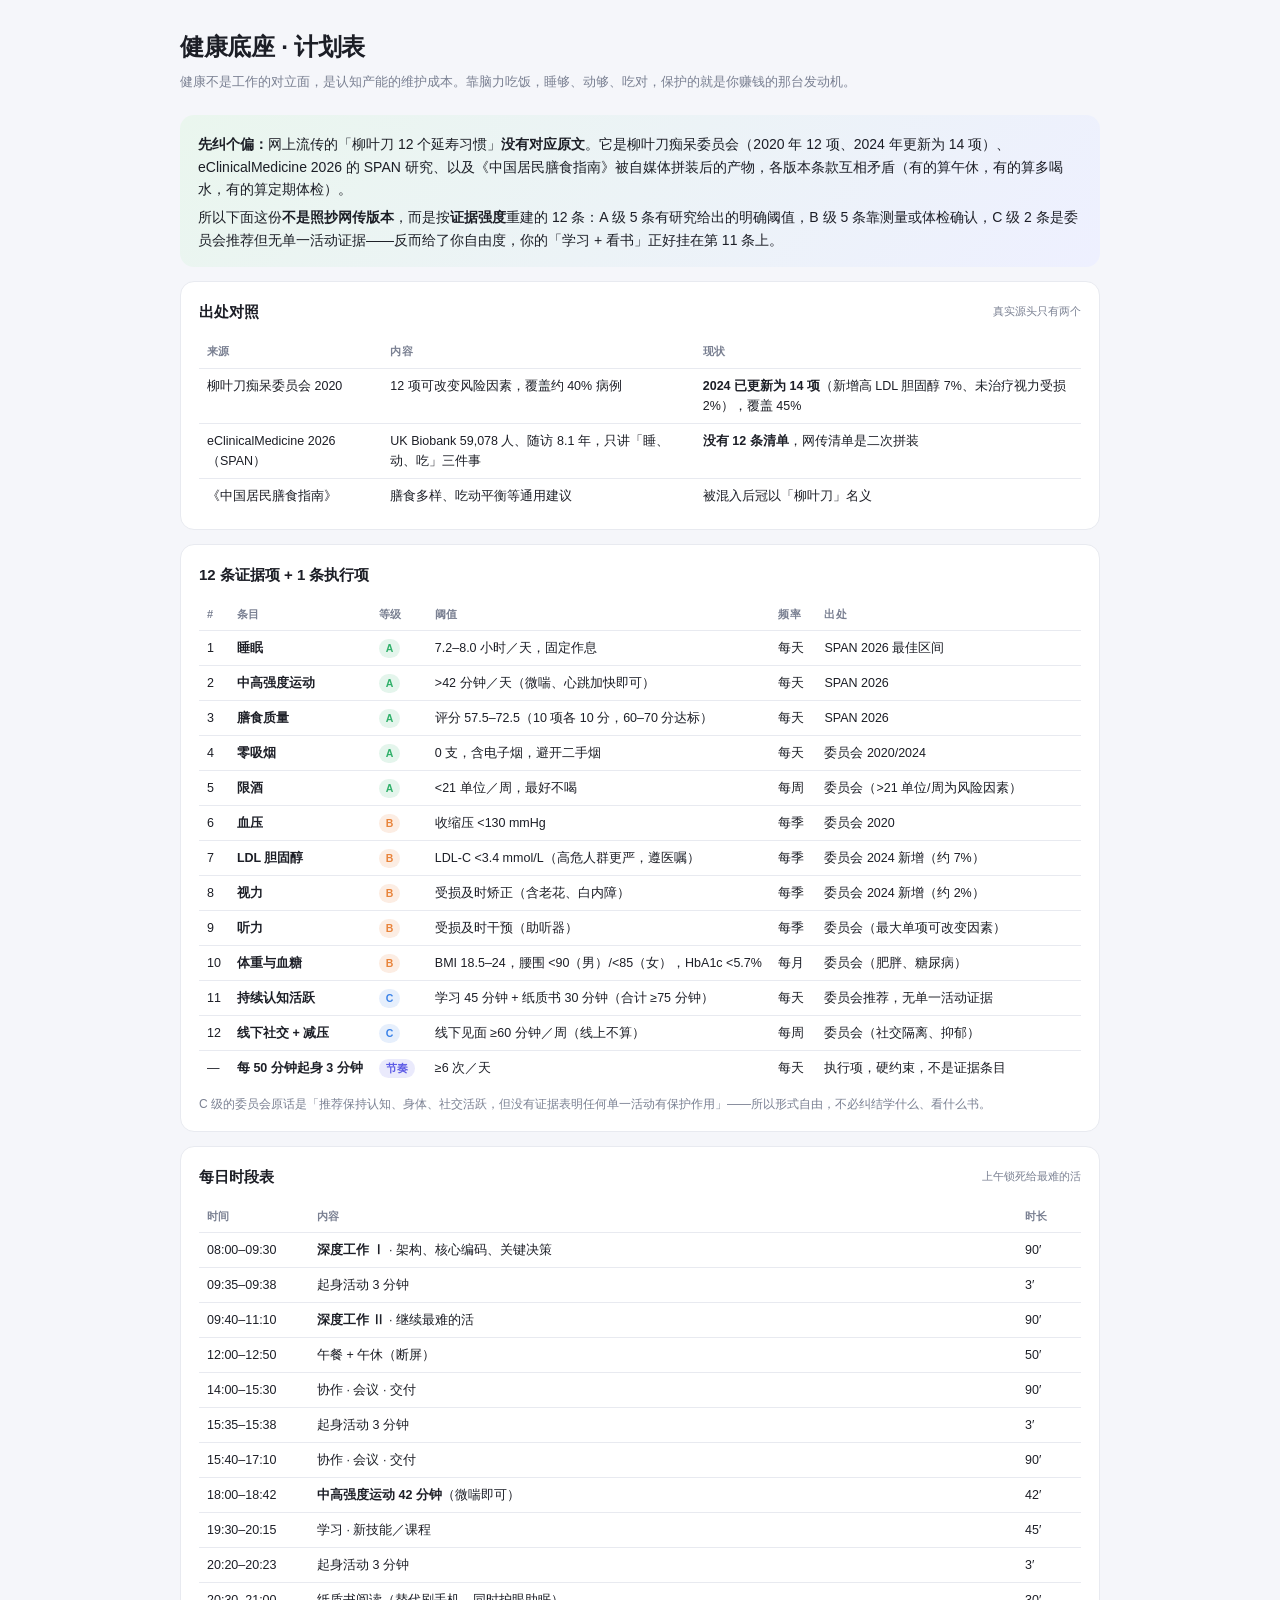
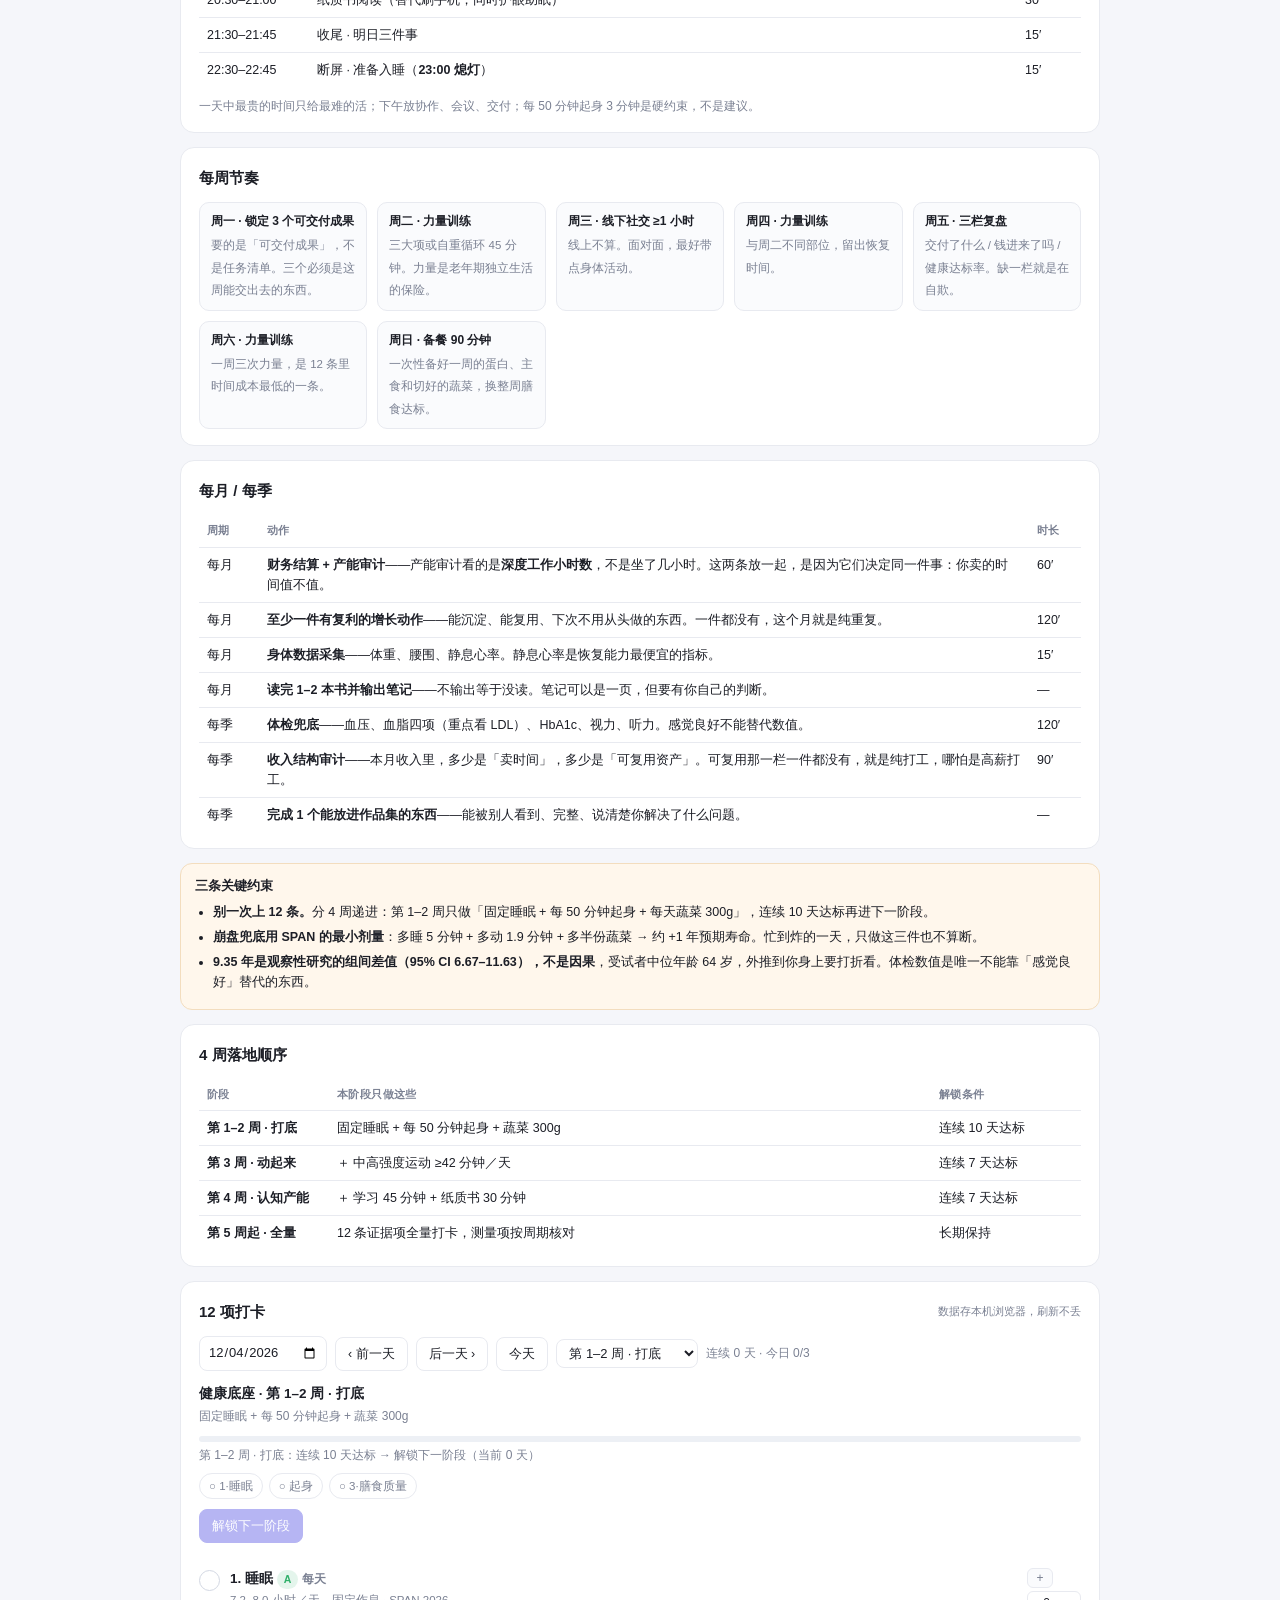
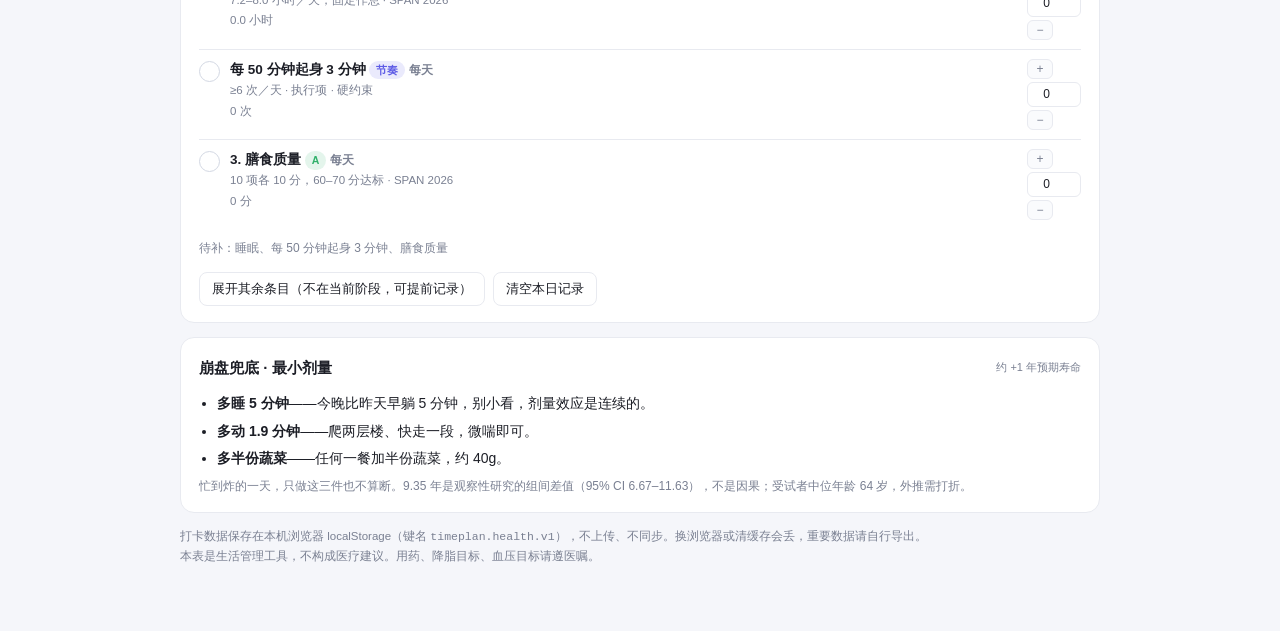
<file: frontend/health_plan.html>
<!DOCTYPE html>
<html lang="zh-CN">
<head>
<meta charset="UTF-8">
<meta name="viewport" content="width=device-width, initial-scale=1">
<title>健康底座 · 计划表</title>
<style>
  :root{
    --indigo:#5E5CE6; --green:#30B06A; --orange:#E8833A; --blue:#3A82E8;
    --bg:#F5F6FA; --card:#FFFFFF; --line:#E8EAF0; --text:#1C1E26; --muted:#7A8092;
  }
  *{box-sizing:border-box}
  body{margin:0;background:var(--bg);color:var(--text);
    font-family:-apple-system,BlinkMacSystemFont,"PingFang SC","Segoe UI",sans-serif;
    font-size:14px;line-height:1.6;-webkit-font-smoothing:antialiased}
  .wrap{max-width:960px;margin:0 auto;padding:28px 20px 64px}
  h1{font-size:24px;margin:0 0 6px;letter-spacing:-.3px}
  .sub{color:var(--muted);font-size:13px;margin-bottom:22px}
  .card{background:var(--card);border:1px solid var(--line);border-radius:14px;
    padding:18px 18px 16px;margin-bottom:14px}
  .card h2{font-size:15px;margin:0 0 12px;display:flex;align-items:center;gap:7px}
  .card h2 .tag{margin-left:auto;font-size:11px;font-weight:400;color:var(--muted)}
  .lead{background:linear-gradient(135deg,#EAF6EE,#EEF0FF);border:none}
  .lead p{margin:0 0 6px}
  .lead p:last-child{margin:0}
  table{width:100%;border-collapse:collapse;font-size:12.5px}
  th,td{text-align:left;padding:7px 8px;border-bottom:1px solid var(--line);vertical-align:top}
  th{font-size:11px;color:var(--muted);font-weight:600;text-transform:uppercase;letter-spacing:.4px}
  tbody tr:last-child td{border-bottom:none}
  .lv{display:inline-block;padding:1px 7px;border-radius:99px;font-size:10.5px;font-weight:600}
  .lv.a{background:rgba(48,176,106,.13);color:var(--green)}
  .lv.b{background:rgba(232,131,58,.14);color:var(--orange)}
  .lv.c{background:rgba(58,130,232,.13);color:var(--blue)}
  .lv.x{background:rgba(94,92,230,.13);color:var(--indigo)}
  .grid{display:grid;grid-template-columns:repeat(auto-fit,minmax(150px,1fr));gap:10px}
  .kv{background:#FAFBFD;border:1px solid var(--line);border-radius:10px;padding:9px 11px}
  .kv b{display:block;font-size:12px;margin-bottom:2px}
  .kv span{font-size:11.5px;color:var(--muted);line-height:1.5}
  ul{margin:0;padding-left:18px}
  li{margin-bottom:5px}
  .muted{color:var(--muted);font-size:12px}
  /* 打卡区 */
  .bar{display:flex;flex-wrap:wrap;gap:8px;align-items:center;margin-bottom:12px}
  .bar select,.bar input[type=date]{font:inherit;font-size:13px;padding:5px 8px;
    border:1px solid var(--line);border-radius:8px;background:#fff;color:var(--text)}
  .btn{font:inherit;font-size:12.5px;padding:6px 12px;border-radius:8px;cursor:pointer;
    border:1px solid var(--line);background:#fff;color:var(--text)}
  .btn.primary{background:var(--indigo);border-color:var(--indigo);color:#fff}
  .btn.ghost{background:#fff}
  .btn:disabled{opacity:.45;cursor:not-allowed}
  .prog{height:6px;background:#EDF0F5;border-radius:99px;overflow:hidden;margin:10px 0 4px}
  .prog i{display:block;height:100%;background:var(--green);width:0;transition:width .3s}
  .chips{display:flex;flex-wrap:wrap;gap:6px;margin:8px 0 0}
  .chip{font-size:11.5px;padding:3px 9px;border-radius:99px;border:1px solid var(--line);
    background:#fff;color:var(--muted)}
  .chip.on{background:rgba(48,176,106,.12);border-color:var(--green);color:var(--green);font-weight:600}
  .habit{display:flex;align-items:flex-start;gap:10px;padding:9px 0;border-bottom:1px solid var(--line)}
  .habit:last-child{border-bottom:none}
  .ck{width:21px;height:21px;flex:0 0 21px;border-radius:50%;border:1.6px solid #D3D8E3;
    cursor:pointer;display:flex;align-items:center;justify-content:center;margin-top:2px;
    font-size:12px;color:#fff;background:#fff;user-select:none}
  .ck.on{background:var(--green);border-color:var(--green)}
  .hb{flex:1;min-width:0}
  .hb .t{font-weight:600;font-size:13.5px}
  .hb .m{font-size:11.5px;color:var(--muted);margin-top:1px}
  .hb .v{font-size:11.5px;margin-top:2px;color:var(--muted)}
  .hb .v.on{color:var(--green);font-weight:600}
  .step{display:flex;flex-direction:column;gap:3px;flex:0 0 auto}
  .step button{width:26px;height:20px;font-size:12px;line-height:1;border-radius:6px;
    border:1px solid var(--line);background:#FAFBFD;cursor:pointer;color:var(--muted);padding:0}
  .step input{width:54px;font:inherit;font-size:12px;text-align:center;padding:2px 4px;
    border:1px solid var(--line);border-radius:6px;background:#fff;color:var(--text)}
  .warn{background:#FFF7EC;border:1px solid #F3DDBE;border-radius:12px;padding:12px 14px;
    font-size:12.5px;margin-bottom:14px}
  .foot{font-size:11.5px;color:var(--muted);line-height:1.7}
  .today{background:rgba(94,92,230,.07)}
</style>
</head>
<body>
<div class="wrap">

  <h1>健康底座 · 计划表</h1>
  <div class="sub">健康不是工作的对立面，是认知产能的维护成本。靠脑力吃饭，睡够、动够、吃对，保护的就是你赚钱的那台发动机。</div>

  <div class="card lead">
    <p><b>先纠个偏：</b>网上流传的「柳叶刀 12 个延寿习惯」<b>没有对应原文</b>。它是柳叶刀痴呆委员会（2020 年 12 项、2024 年更新为 14 项）、eClinicalMedicine 2026 的 SPAN 研究、以及《中国居民膳食指南》被自媒体拼装后的产物，各版本条款互相矛盾（有的算午休，有的算多喝水，有的算定期体检）。</p>
    <p>所以下面这份<b>不是照抄网传版本</b>，而是按<b>证据强度</b>重建的 12 条：A 级 5 条有研究给出的明确阈值，B 级 5 条靠测量或体检确认，C 级 2 条是委员会推荐但无单一活动证据——反而给了你自由度，你的「学习 + 看书」正好挂在第 11 条上。</p>
  </div>

  <div class="card">
    <h2>出处对照 <span class="tag">真实源头只有两个</span></h2>
    <table>
      <thead><tr><th>来源</th><th>内容</th><th>现状</th></tr></thead>
      <tbody>
        <tr><td>柳叶刀痴呆委员会 2020</td><td>12 项可改变风险因素，覆盖约 40% 病例</td><td><b>2024 已更新为 14 项</b>（新增高 LDL 胆固醇 7%、未治疗视力受损 2%），覆盖 45%</td></tr>
        <tr><td>eClinicalMedicine 2026（SPAN）</td><td>UK Biobank 59,078 人、随访 8.1 年，只讲「睡、动、吃」三件事</td><td><b>没有 12 条清单</b>，网传清单是二次拼装</td></tr>
        <tr><td>《中国居民膳食指南》</td><td>膳食多样、吃动平衡等通用建议</td><td>被混入后冠以「柳叶刀」名义</td></tr>
      </tbody>
    </table>
  </div>

  <div class="card">
    <h2>12 条证据项 + 1 条执行项</h2>
    <table>
      <thead><tr><th style="width:26px">#</th><th>条目</th><th style="width:56px">等级</th><th>阈值</th><th style="width:46px">频率</th><th style="width:30%">出处</th></tr></thead>
      <tbody>
        <tr><td>1</td><td><b>睡眠</b></td><td><span class="lv a">A</span></td><td>7.2–8.0 小时／天，固定作息</td><td>每天</td><td>SPAN 2026 最佳区间</td></tr>
        <tr><td>2</td><td><b>中高强度运动</b></td><td><span class="lv a">A</span></td><td>&gt;42 分钟／天（微喘、心跳加快即可）</td><td>每天</td><td>SPAN 2026</td></tr>
        <tr><td>3</td><td><b>膳食质量</b></td><td><span class="lv a">A</span></td><td>评分 57.5–72.5（10 项各 10 分，60–70 分达标）</td><td>每天</td><td>SPAN 2026</td></tr>
        <tr><td>4</td><td><b>零吸烟</b></td><td><span class="lv a">A</span></td><td>0 支，含电子烟，避开二手烟</td><td>每天</td><td>委员会 2020/2024</td></tr>
        <tr><td>5</td><td><b>限酒</b></td><td><span class="lv a">A</span></td><td>&lt;21 单位／周，最好不喝</td><td>每周</td><td>委员会（&gt;21 单位/周为风险因素）</td></tr>
        <tr><td>6</td><td><b>血压</b></td><td><span class="lv b">B</span></td><td>收缩压 &lt;130 mmHg</td><td>每季</td><td>委员会 2020</td></tr>
        <tr><td>7</td><td><b>LDL 胆固醇</b></td><td><span class="lv b">B</span></td><td>LDL-C &lt;3.4 mmol/L（高危人群更严，遵医嘱）</td><td>每季</td><td>委员会 2024 新增（约 7%）</td></tr>
        <tr><td>8</td><td><b>视力</b></td><td><span class="lv b">B</span></td><td>受损及时矫正（含老花、白内障）</td><td>每季</td><td>委员会 2024 新增（约 2%）</td></tr>
        <tr><td>9</td><td><b>听力</b></td><td><span class="lv b">B</span></td><td>受损及时干预（助听器）</td><td>每季</td><td>委员会（最大单项可改变因素）</td></tr>
        <tr><td>10</td><td><b>体重与血糖</b></td><td><span class="lv b">B</span></td><td>BMI 18.5–24，腰围 &lt;90（男）/&lt;85（女），HbA1c &lt;5.7%</td><td>每月</td><td>委员会（肥胖、糖尿病）</td></tr>
        <tr><td>11</td><td><b>持续认知活跃</b></td><td><span class="lv c">C</span></td><td>学习 45 分钟 + 纸质书 30 分钟（合计 ≥75 分钟）</td><td>每天</td><td>委员会推荐，无单一活动证据</td></tr>
        <tr><td>12</td><td><b>线下社交 + 减压</b></td><td><span class="lv c">C</span></td><td>线下见面 ≥60 分钟／周（线上不算）</td><td>每周</td><td>委员会（社交隔离、抑郁）</td></tr>
        <tr><td>—</td><td><b>每 50 分钟起身 3 分钟</b></td><td><span class="lv x">节奏</span></td><td>≥6 次／天</td><td>每天</td><td>执行项，硬约束，不是证据条目</td></tr>
      </tbody>
    </table>
    <p class="muted" style="margin:10px 0 0">C 级的委员会原话是「推荐保持认知、身体、社交活跃，但没有证据表明任何单一活动有保护作用」——所以形式自由，不必纠结学什么、看什么书。</p>
  </div>

  <div class="card">
    <h2>每日时段表 <span class="tag">上午锁死给最难的活</span></h2>
    <table>
      <thead><tr><th style="width:110px">时间</th><th>内容</th><th style="width:64px">时长</th></tr></thead>
      <tbody>
        <tr><td>08:00–09:30</td><td><b>深度工作 Ⅰ</b> · 架构、核心编码、关键决策</td><td>90′</td></tr>
        <tr><td>09:35–09:38</td><td>起身活动 3 分钟</td><td>3′</td></tr>
        <tr><td>09:40–11:10</td><td><b>深度工作 Ⅱ</b> · 继续最难的活</td><td>90′</td></tr>
        <tr><td>12:00–12:50</td><td>午餐 + 午休（断屏）</td><td>50′</td></tr>
        <tr><td>14:00–15:30</td><td>协作 · 会议 · 交付</td><td>90′</td></tr>
        <tr><td>15:35–15:38</td><td>起身活动 3 分钟</td><td>3′</td></tr>
        <tr><td>15:40–17:10</td><td>协作 · 会议 · 交付</td><td>90′</td></tr>
        <tr><td>18:00–18:42</td><td><b>中高强度运动 42 分钟</b>（微喘即可）</td><td>42′</td></tr>
        <tr><td>19:30–20:15</td><td>学习 · 新技能／课程</td><td>45′</td></tr>
        <tr><td>20:20–20:23</td><td>起身活动 3 分钟</td><td>3′</td></tr>
        <tr><td>20:30–21:00</td><td>纸质书阅读（替代刷手机，同时护眼助眠）</td><td>30′</td></tr>
        <tr><td>21:30–21:45</td><td>收尾 · 明日三件事</td><td>15′</td></tr>
        <tr><td>22:30–22:45</td><td>断屏 · 准备入睡（<b>23:00 熄灯</b>）</td><td>15′</td></tr>
      </tbody>
    </table>
    <p class="muted" style="margin:10px 0 0">一天中最贵的时间只给最难的活；下午放协作、会议、交付；每 50 分钟起身 3 分钟是硬约束，不是建议。</p>
  </div>

  <div class="card">
    <h2>每周节奏</h2>
    <div class="grid">
      <div class="kv"><b>周一 · 锁定 3 个可交付成果</b><span>要的是「可交付成果」，不是任务清单。三个必须是这周能交出去的东西。</span></div>
      <div class="kv"><b>周二 · 力量训练</b><span>三大项或自重循环 45 分钟。力量是老年期独立生活的保险。</span></div>
      <div class="kv"><b>周三 · 线下社交 ≥1 小时</b><span>线上不算。面对面，最好带点身体活动。</span></div>
      <div class="kv"><b>周四 · 力量训练</b><span>与周二不同部位，留出恢复时间。</span></div>
      <div class="kv"><b>周五 · 三栏复盘</b><span>交付了什么 / 钱进来了吗 / 健康达标率。缺一栏就是在自欺。</span></div>
      <div class="kv"><b>周六 · 力量训练</b><span>一周三次力量，是 12 条里时间成本最低的一条。</span></div>
      <div class="kv"><b>周日 · 备餐 90 分钟</b><span>一次性备好一周的蛋白、主食和切好的蔬菜，换整周膳食达标。</span></div>
    </div>
  </div>

  <div class="card">
    <h2>每月 / 每季</h2>
    <table>
      <thead><tr><th style="width:60px">周期</th><th>动作</th><th style="width:52px">时长</th></tr></thead>
      <tbody>
        <tr><td>每月</td><td><b>财务结算 + 产能审计</b>——产能审计看的是<b>深度工作小时数</b>，不是坐了几小时。这两条放一起，是因为它们决定同一件事：你卖的时间值不值。</td><td>60′</td></tr>
        <tr><td>每月</td><td><b>至少一件有复利的增长动作</b>——能沉淀、能复用、下次不用从头做的东西。一件都没有，这个月就是纯重复。</td><td>120′</td></tr>
        <tr><td>每月</td><td><b>身体数据采集</b>——体重、腰围、静息心率。静息心率是恢复能力最便宜的指标。</td><td>15′</td></tr>
        <tr><td>每月</td><td><b>读完 1–2 本书并输出笔记</b>——不输出等于没读。笔记可以是一页，但要有你自己的判断。</td><td>—</td></tr>
        <tr><td>每季</td><td><b>体检兜底</b>——血压、血脂四项（重点看 LDL）、HbA1c、视力、听力。感觉良好不能替代数值。</td><td>120′</td></tr>
        <tr><td>每季</td><td><b>收入结构审计</b>——本月收入里，多少是「卖时间」，多少是「可复用资产」。可复用那一栏一件都没有，就是纯打工，哪怕是高薪打工。</td><td>90′</td></tr>
        <tr><td>每季</td><td><b>完成 1 个能放进作品集的东西</b>——能被别人看到、完整、说清楚你解决了什么问题。</td><td>—</td></tr>
      </tbody>
    </table>
  </div>

  <div class="warn">
    <b>三条关键约束</b>
    <ul style="margin:6px 0 0">
      <li><b>别一次上 12 条。</b>分 4 周递进：第 1–2 周只做「固定睡眠 + 每 50 分钟起身 + 每天蔬菜 300g」，连续 10 天达标再进下一阶段。</li>
      <li><b>崩盘兜底用 SPAN 的最小剂量</b>：多睡 5 分钟 + 多动 1.9 分钟 + 多半份蔬菜 → 约 +1 年预期寿命。忙到炸的一天，只做这三件也不算断。</li>
      <li><b>9.35 年是观察性研究的组间差值（95% CI 6.67–11.63），不是因果</b>，受试者中位年龄 64 岁，外推到你身上要打折看。体检数值是唯一不能靠「感觉良好」替代的东西。</li>
    </ul>
  </div>

  <div class="card">
    <h2>4 周落地顺序</h2>
    <table>
      <thead><tr><th style="width:130px">阶段</th><th>本阶段只做这些</th><th style="width:150px">解锁条件</th></tr></thead>
      <tbody>
        <tr><td><b>第 1–2 周 · 打底</b></td><td>固定睡眠 + 每 50 分钟起身 + 蔬菜 300g</td><td>连续 10 天达标</td></tr>
        <tr><td><b>第 3 周 · 动起来</b></td><td>＋ 中高强度运动 ≥42 分钟／天</td><td>连续 7 天达标</td></tr>
        <tr><td><b>第 4 周 · 认知产能</b></td><td>＋ 学习 45 分钟 + 纸质书 30 分钟</td><td>连续 7 天达标</td></tr>
        <tr><td><b>第 5 周起 · 全量</b></td><td>12 条证据项全量打卡，测量项按周期核对</td><td>长期保持</td></tr>
      </tbody>
    </table>
  </div>

  <!-- ============ 打卡 ============ -->
  <div class="card">
    <h2>12 项打卡 <span class="tag">数据存本机浏览器，刷新不丢</span></h2>

    <div class="bar">
      <input type="date" id="day">
      <button class="btn ghost" id="prev">‹ 前一天</button>
      <button class="btn ghost" id="next">后一天 ›</button>
      <button class="btn ghost" id="today">今天</button>
      <select id="phaseSel"></select>
      <span class="muted" id="streakTxt"></span>
    </div>

    <div id="phaseBox">
      <div style="font-weight:600;font-size:13.5px" id="phaseTitle"></div>
      <div class="muted" id="phaseFocus" style="margin-top:2px"></div>
      <div class="prog"><i id="phaseBar"></i></div>
      <div class="muted" id="phaseHint"></div>
      <div class="chips" id="chips"></div>
      <div style="margin-top:10px"><button class="btn primary" id="advance" disabled>解锁下一阶段</button></div>
    </div>

    <div style="margin-top:16px" id="habits"></div>
    <div class="muted" style="margin-top:10px" id="missing"></div>
    <div style="margin-top:14px;display:flex;gap:8px;flex-wrap:wrap">
      <button class="btn" id="showAll">展开其余条目（不在当前阶段，可提前记录）</button>
      <button class="btn ghost" id="reset">清空本日记录</button>
    </div>
  </div>

  <div class="card">
    <h2>崩盘兜底 · 最小剂量 <span class="tag">约 +1 年预期寿命</span></h2>
    <ul>
      <li><b>多睡 5 分钟</b>——今晚比昨天早躺 5 分钟，别小看，剂量效应是连续的。</li>
      <li><b>多动 1.9 分钟</b>——爬两层楼、快走一段，微喘即可。</li>
      <li><b>多半份蔬菜</b>——任何一餐加半份蔬菜，约 40g。</li>
    </ul>
    <p class="muted" style="margin:8px 0 0">忙到炸的一天，只做这三件也不算断。9.35 年是观察性研究的组间差值（95% CI 6.67–11.63），不是因果；受试者中位年龄 64 岁，外推需打折。</p>
  </div>

  <div class="foot">
    打卡数据保存在本机浏览器 localStorage（键名 <code>timeplan.health.v1</code>），不上传、不同步。换浏览器或清缓存会丢，重要数据请自行导出。<br>
    本表是生活管理工具，不构成医疗建议。用药、降脂目标、血压目标请遵医嘱。
  </div>
</div>

<script>
const KEY='timeplan.health.v1';
const H=[
 {id:'sleep',no:1,title:'睡眠',level:'a',cad:'daily',kind:'hours',min:7.2,max:8.0,step:.5,suffix:'小时',target:'7.2–8.0 小时／天，固定作息',src:'SPAN 2026'},
 {id:'exercise',no:2,title:'中高强度运动',level:'a',cad:'daily',kind:'minutes',min:42,step:5,suffix:'分钟',target:'≥42 分钟／天，微喘、心跳加快即可',src:'SPAN 2026'},
 {id:'diet',no:3,title:'膳食质量',level:'a',cad:'daily',kind:'score',min:57.5,max:72.5,step:10,suffix:'分',target:'10 项各 10 分，60–70 分达标',src:'SPAN 2026'},
 {id:'nosmoke',no:4,title:'零吸烟',level:'a',cad:'daily',kind:'bool',target:'0 支，含电子烟，避开二手烟',src:'委员会 2020/2024'},
 {id:'alcohol',no:5,title:'限酒',level:'a',cad:'weekly',kind:'count',max:21,excl:true,step:1,suffix:'单位',target:'<21 单位／周，最好不喝',src:'委员会'},
 {id:'bp',no:6,title:'血压',level:'b',cad:'quarterly',kind:'number',max:130,excl:true,step:1,suffix:'mmHg',target:'收缩压 <130 mmHg',src:'委员会 2020'},
 {id:'ldl',no:7,title:'LDL 胆固醇',level:'b',cad:'quarterly',kind:'number',max:3.4,excl:true,step:.1,suffix:'mmol/L',target:'LDL-C <3.4 mmol/L（遵医嘱）',src:'委员会 2024 新增'},
 {id:'vision',no:8,title:'视力',level:'b',cad:'quarterly',kind:'bool',target:'本季已检查，受损已矫正',src:'委员会 2024 新增'},
 {id:'hearing',no:9,title:'听力',level:'b',cad:'quarterly',kind:'bool',target:'本季已检查，受损已配助听器',src:'委员会'},
 {id:'metabolic',no:10,title:'体重与血糖',level:'b',cad:'monthly',kind:'number',min:18.5,max:24,step:.1,suffix:'BMI',target:'BMI 18.5–24，腰围、HbA1c 达标',src:'委员会'},
 {id:'cognition',no:11,title:'持续认知活跃',level:'c',cad:'daily',kind:'minutes',min:75,step:5,suffix:'分钟',target:'学习 45 + 纸质书 30 分钟',src:'委员会推荐'},
 {id:'social',no:12,title:'线下社交 + 减压',level:'c',cad:'weekly',kind:'minutes',min:60,step:5,suffix:'分钟',target:'线下见面 ≥60 分钟／周',src:'委员会'},
 {id:'break',no:0,title:'每 50 分钟起身 3 分钟',level:'x',cad:'daily',kind:'count',min:6,step:1,suffix:'次',target:'≥6 次／天',src:'执行项 · 硬约束'}
];
const PH=[
 {t:'第 1–2 周 · 打底',f:'固定睡眠 + 每 50 分钟起身 + 蔬菜 300g',ids:['sleep','break','diet'],d:10},
 {t:'第 3 周 · 动起来',f:'加入中高强度运动 ≥42 分钟／天',ids:['sleep','break','diet','exercise'],d:7},
 {t:'第 4 周 · 认知产能',f:'加入学习 45 分钟 + 纸质书 30 分钟',ids:['sleep','break','diet','exercise','cognition'],d:7},
 {t:'第 5 周起 · 全量',f:'12 条证据项全量打卡，测量项按周期核对',ids:H.map(h=>h.id),d:0}
];
const byId=id=>H.find(h=>h.id===id);
const pad=n=>String(n).padStart(2,'0');
const dk=d=>`${d.getFullYear()}-${pad(d.getMonth()+1)}-${pad(d.getDate())}`;
const parseD=s=>{const[a,b,c]=s.split('-').map(Number);return new Date(a,b-1,c)};
const addD=(d,n)=>new Date(d.getFullYear(),d.getMonth(),d.getDate()+n);

let S={logs:{},phase:0};
try{const r=localStorage.getItem(KEY);if(r){const p=JSON.parse(r);S.logs=p.logs||{};S.phase=p.phase||0;}}catch(e){}
const save=()=>{try{localStorage.setItem(KEY,JSON.stringify(S))}catch(e){}};

let cur=dk(new Date()), showAll=false;

function pass(h){
  if(h.kind==='bool')return 1;
  let raw = (h.min!=null&&h.max!=null)?(h.min+h.max)/2 : (h.min!=null?h.min : (h.max!=null?(h.excl?h.max-h.step:h.max):1));
  let v = Math.round(raw/h.step)*h.step;
  if(h.min!=null&&v<h.min) v=Math.ceil(h.min/h.step)*h.step;
  if(h.max!=null){ if(h.excl&&v>=h.max) v=h.max-h.step; else if(!h.excl&&v>h.max) v=h.max; }
  return Math.round(v*10)/10;
}
function met(h,v){ if(h.kind==='bool')return v>=1; if(h.min!=null&&v<h.min)return false;
  if(h.max!=null)return h.excl? v<h.max : v<=h.max; return true; }

function agg(h,day){
  const d=parseD(day);
  if(h.cad==='daily')return (S.logs[day]||{})[h.id]||0;
  if(h.cad==='weekly'){
    const wd=(d.getDay()+6)%7, mon=addD(d,-wd);
    let s=0; for(let i=0;i<7;i++) s+=(S.logs[dk(addD(mon,i))]||{})[h.id]||0; return s;
  }
  const pre = h.cad==='monthly' ? day.slice(0,7)
            : `${d.getFullYear()}-Q${Math.floor(d.getMonth()/3)+1}`;
  let last=0;
  Object.keys(S.logs).filter(k=> h.cad==='monthly'? k.startsWith(pre) : (k.slice(0,4)===String(d.getFullYear()) && Math.floor((+k.slice(5,7)-1)/3)===Math.floor(d.getMonth()/3)))
    .sort().forEach(k=>{const v=S.logs[k][h.id]; if(v!=null) last=v;});
  return last;
}
function fmt(h,v){
  if(h.kind==='bool')return v>=1?'已达标':'未记录';
  if(h.kind==='hours')return v.toFixed(1)+' 小时';
  if(h.kind==='score')return v.toFixed(0)+' 分';
  if(h.kind==='count')return v.toFixed(0)+' '+h.suffix;
  if(h.kind==='minutes')return v.toFixed(0)+' 分钟';
  return v.toFixed(h.step<1?1:0)+(h.suffix?' '+h.suffix:'');
}
const perTxt={daily:'',weekly:'本周累计 ',monthly:'本月记录 ',quarterly:'本季记录 '};

function setV(id,v){
  const d=S.logs[cur]||{}; d[id]=Math.max(0,Math.round(v*10)/10); S.logs[cur]=d; save(); render();
}
function delV(id){ const d=S.logs[cur]; if(!d)return; delete d[id];
  if(!Object.keys(d).length) delete S.logs[cur]; save(); render(); }

function dayStatus(day,ids){
  let total=0,m=0,dt=0,dm=0,miss=[];
  ids.forEach(id=>{const h=byId(id),v=agg(h,day),ok=met(h,v);
    total++; if(ok)m++; else miss.push(h.title);
    if(h.cad==='daily'){dt++; if(ok)dm++;}});
  return{total,m,dt,dm,miss};
}
function streak(ids){
  let d=parseD(cur), n=0;
  const st=dayStatus(dk(d),ids);
  if(!(st.dt>0&&st.dm===st.dt)) d=addD(d,-1);
  while(true){ const s=dayStatus(dk(d),ids); if(!(s.dt>0&&s.dm===s.dt))break; n++; d=addD(d,-1); if(n>400)break; }
  return n;
}

function render(){
  document.getElementById('day').value=cur;
  const ph=PH[S.phase], st=dayStatus(cur,ph.ids), sk=streak(ph.ids);

  document.getElementById('phaseSel').value=String(S.phase);
  document.getElementById('phaseTitle').textContent=`健康底座 · ${ph.t}`;
  document.getElementById('phaseFocus').textContent=ph.f;
  document.getElementById('streakTxt').textContent=`连续 ${sk} 天 · 今日 ${st.m}/${st.total}`;
  const prog = ph.d===0?1:Math.min(1,sk/ph.d);
  document.getElementById('phaseBar').style.width=(prog*100)+'%';
  document.getElementById('phaseHint').textContent =
    ph.d===0?'已是最终阶段，长期保持':`${ph.t}：连续 ${ph.d} 天达标 → 解锁下一阶段（当前 ${sk} 天）`;
  const adv=document.getElementById('advance');
  adv.disabled = !(ph.d>0 && sk>=ph.d && S.phase<3);

  document.getElementById('chips').innerHTML = ph.ids.map(id=>{
    const h=byId(id), v=agg(h,cur), ok=met(h,v);
    const name = h.no>0 ? `${h.no}·${h.title}` : '起身';
    return `<span class="chip ${ok?'on':''}">${ok?'✓ ':'○ '}${name}</span>`;
  }).join('');

  const active=ph.ids, rest=H.filter(h=>!active.includes(h.id));
  const list = showAll ? active.map(byId).concat(rest) : active.map(byId);
  document.getElementById('habits').innerHTML = list.map(h=>{
    const v=agg(h,cur), ok=met(h,v), locked=!active.includes(h.id);
    const lvTxt={a:'A',b:'B',c:'C',x:'节奏'}[h.level];
    const cadTxt={daily:'每天',weekly:'每周',monthly:'每月',quarterly:'每季'}[h.cad];
    return `<div class="habit"${locked?' style="opacity:.55"':''}>
      <div class="ck ${ok?'on':''}" data-ck="${h.id}">${ok?'✓':''}</div>
      <div class="hb">
        <div class="t">${h.no>0?h.no+'. ':' '}${h.title}
          <span class="lv ${h.level}">${lvTxt}</span> <span class="muted">${cadTxt}</span></div>
        <div class="m">${h.target} · ${h.src}</div>
        <div class="v ${ok?'on':''}">${perTxt[h.cad]}${fmt(h,v)}</div>
      </div>
      ${h.kind==='bool'?'':`<div class="step">
        <button data-p="${h.id}">+</button>
        <input type="number" step="${h.step}" value="${v}" data-i="${h.id}">
        <button data-m="${h.id}">−</button>
      </div>`}
    </div>`;
  }).join('');

  document.getElementById('missing').textContent =
    st.miss.length? '待补：'+st.miss.join('、') : (st.total? '今日全部达标。' : '');

  document.querySelectorAll('[data-ck]').forEach(e=>e.onclick=()=>{
    const h=byId(e.dataset.ck); const ok=met(h,agg(h,cur));
    ok? delV(h.id) : setV(h.id, pass(h));
  });
  document.querySelectorAll('[data-p]').forEach(e=>e.onclick=()=>{const h=byId(e.dataset.p);setV(h.id,agg(h,cur)+h.step)});
  document.querySelectorAll('[data-m]').forEach(e=>e.onclick=()=>{const h=byId(e.dataset.m);setV(h.id,agg(h,cur)-h.step)});
  document.querySelectorAll('[data-i]').forEach(e=>e.onchange=()=>{
    const v=parseFloat(e.value); if(!isNaN(v))setV(e.dataset.i,v); else render();});
}

document.getElementById('phaseSel').innerHTML = PH.map((p,i)=>`<option value="${i}">${p.t}</option>`).join('');
document.getElementById('phaseSel').onchange=e=>{S.phase=+e.target.value;save();render()};
document.getElementById('advance').onclick=()=>{S.phase=Math.min(3,S.phase+1);save();render()};
document.getElementById('day').onchange=e=>{cur=e.target.value;render()};
document.getElementById('prev').onclick=()=>{cur=dk(addD(parseD(cur),-1));render()};
document.getElementById('next').onclick=()=>{cur=dk(addD(parseD(cur),1));render()};
document.getElementById('today').onclick=()=>{cur=dk(new Date());render()};
document.getElementById('showAll').onclick=e=>{showAll=!showAll;e.target.textContent=showAll?'收起其余条目':'展开其余条目（不在当前阶段，可提前记录）';render()};
document.getElementById('reset').onclick=()=>{if(confirm('清空 '+cur+' 的全部打卡记录？')){delete S.logs[cur];save();render()}};
render();
</script>
</body>
</html>
</file>
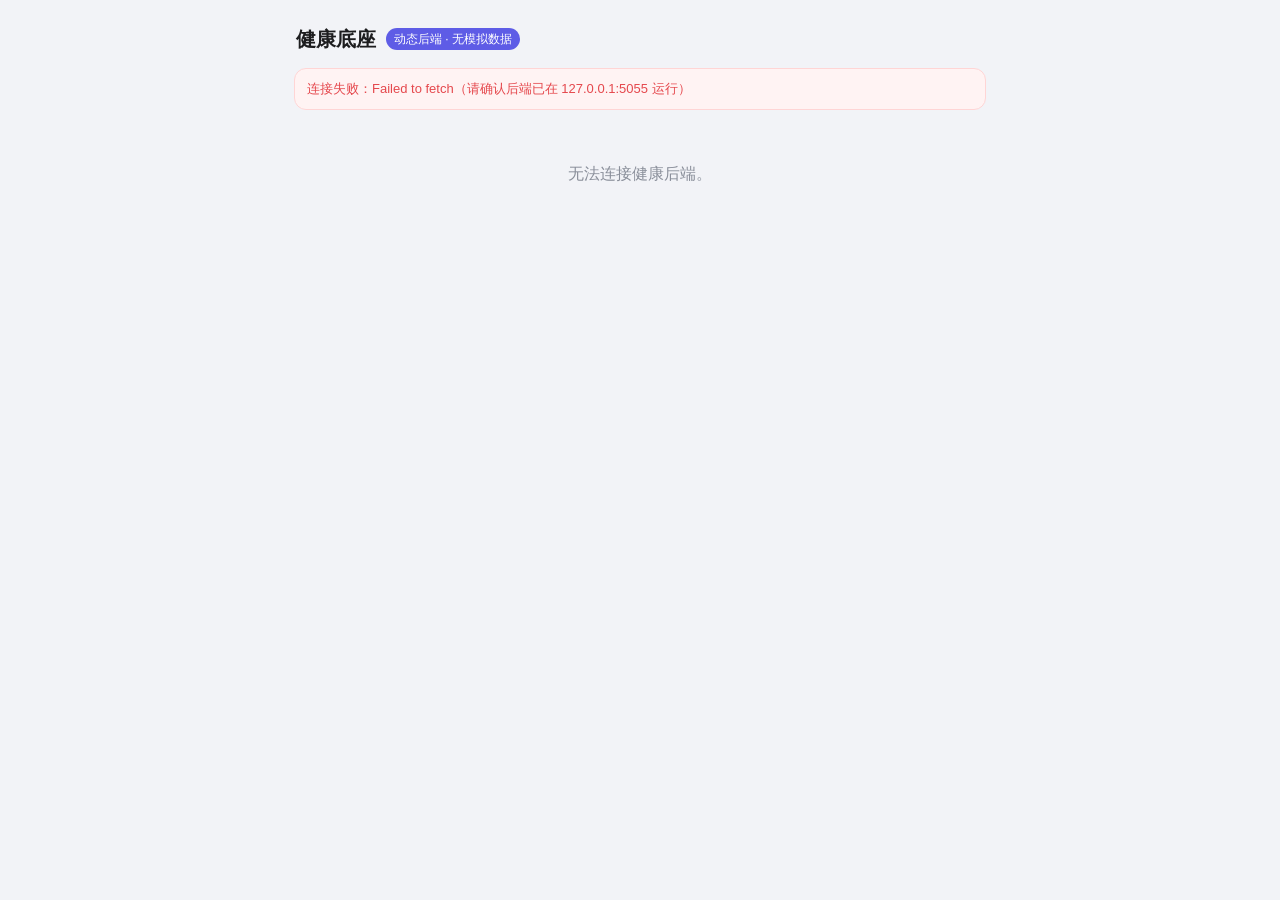
<file: frontend/health_plan_api.html>
<!DOCTYPE html>
<html lang="zh-CN">
<head>
<meta charset="UTF-8" />
<meta name="viewport" content="width=device-width, initial-scale=1.0" />
<title>健康底座 · 动态后端版</title>
<style>
  :root{
    --indigo:#5E5CE6; --green:#30B06A; --bg:#f2f3f7; --card:#fff;
    --muted:#8a8f9a; --line:#e6e8ee; --red:#e5484d;
  }
  *{box-sizing:border-box}
  body{margin:0;font-family:-apple-system,BlinkMacSystemFont,"PingFang SC",Segoe UI,Roboto,sans-serif;
    background:var(--bg);color:#1d1d1f;line-height:1.5}
  .wrap{max-width:720px;margin:0 auto;padding:16px 14px 40px}
  header{display:flex;align-items:center;gap:10px;margin:8px 2px 14px}
  header h1{font-size:20px;margin:0;font-weight:700}
  .badge{font-size:12px;color:#fff;background:var(--indigo);padding:2px 8px;border-radius:999px}
  .err{background:#fff3f3;border:1px solid #ffd5d5;color:var(--red);padding:10px 12px;border-radius:12px;font-size:13px;margin-bottom:12px}
  .phase{background:linear-gradient(135deg,#EAF6EE,#EEF0FF);border-radius:16px;padding:14px;margin-bottom:12px}
  .phase .t{font-weight:700;font-size:15px}
  .phase .f{font-size:13px;color:#555;margin-top:4px}
  .row{display:flex;justify-content:space-between;align-items:center;font-size:12px;color:var(--muted);margin-top:8px}
  .progress{height:6px;background:#e3e5ec;border-radius:99px;overflow:hidden;margin-top:6px}
  .progress>i{display:block;height:100%;background:var(--green)}
  .card{background:var(--card);border:1px solid var(--line);border-radius:14px;padding:12px 14px;margin-bottom:10px}
  .card h3{margin:0 0 4px;font-size:14px}
  .src{font-size:11px;color:var(--muted);margin-top:2px}
  .grade{font-size:11px;padding:1px 7px;border-radius:99px;margin-left:6px}
  .gA{background:#e8f0ff;color:#3a6df0}.gB{background:#fff3e0;color:#c47d12}
  .gC{background:#edeaff;color:#6b4fe0}.gR{background:#eee;color:#666}
  .habit{display:flex;align-items:center;gap:12px;padding:10px 0;border-top:1px solid var(--line)}
  .habit:first-child{border-top:none}
  .habit .info{flex:1}
  .habit .nm{font-size:14px;font-weight:600}
  .habit .meta{font-size:11px;color:var(--muted)}
  .switch{width:46px;height:28px;border-radius:99px;background:#d7dae3;position:relative;cursor:pointer;flex:none;transition:.2s}
  .switch.on{background:var(--green)}
  .switch>i{position:absolute;top:3px;left:3px;width:22px;height:22px;border-radius:50%;background:#fff;transition:.2s}
  .switch.on>i{left:21px}
  .btn{display:inline-block;border:none;border-radius:12px;padding:10px 14px;font-size:14px;font-weight:600;cursor:pointer}
  .btn.indigo{background:var(--indigo);color:#fff}
  .btn.green{background:var(--green);color:#fff}
  .btn.ghost{background:#eef0f6;color:#333}
  .btn:disabled{opacity:.5;cursor:default}
  .ai{background:#0f1020;color:#e8e8f0;border-radius:16px;padding:14px;margin:14px 0}
  .ai h3{margin:0 0 8px;color:#9ad;font-size:14px}
  .ai .focus{font-weight:700;margin-bottom:8px}
  .ai ul{margin:6px 0;padding-left:18px;font-size:13px}
  .ai .note{font-size:12px;color:#9aa;margin-top:8px}
  .chat{display:none;margin-top:10px}
  .chat textarea{width:100%;height:60px;border-radius:10px;border:1px solid #333a55;background:#1a1c33;color:#eee;padding:8px;font-size:13px;resize:none}
  .bubble{font-size:13px;padding:8px 10px;border-radius:10px;margin:6px 0}
  .bubble.u{background:#2a2d4a;text-align:right}
  .bubble.a{background:#161a2e}
  .muted{color:var(--muted);font-size:12px;text-align:center;margin-top:18px}
  .loading{padding:40px;text-align:center;color:var(--muted)}
</style>
</head>
<body>
<div class="wrap">
  <header>
    <h1>健康底座</h1>
    <span class="badge">动态后端 · 无模拟数据</span>
  </header>
  <div id="err"></div>
  <div id="app" class="loading">正在连接健康后端…</div>
</div>

<script>
const API = 'http://127.0.0.1:5055/api/v1';
let TOKEN = null;

function el(html){const d=document.createElement('div');d.innerHTML=html.trim();return d.firstChild;}
function showErr(m){document.getElementById('err').innerHTML='<div class="err">'+m+'</div>';}
function clearErr(){document.getElementById('err').innerHTML='';}
async function api(path, opts={}){
  opts.headers = Object.assign({'Content-Type':'application/json'}, opts.headers||{});
  if(TOKEN) opts.headers['Authorization'] = 'Bearer '+TOKEN;
  const r = await fetch(API+path, opts);
  const j = await r.json().catch(()=>({success:false,message:'响应解析失败'}));
  if(!r.ok || j.success!==true) throw new Error(j.message||('HTTP '+r.status));
  return j.data;
}
async function bootstrap(){
  let cid = localStorage.getItem('hp_client_id');
  if(!cid){cid = (crypto.randomUUID?crypto.randomUUID():'c-'+Date.now());localStorage.setItem('hp_client_id',cid);}
  const d = await api('/health/bootstrap',{method:'POST',body:JSON.stringify({client_id:cid,nickname:'timePlan 用户'})});
  TOKEN = d.token;
}

let HABITS = [];
async function load(){
  clearErr();
  try{
    if(!TOKEN) await bootstrap();
    const [dash, hab] = await Promise.all([api('/health/dashboard'), api('/health/habits')]);
    HABITS = hab.habits||[];
    render(dash);
  }catch(e){
    document.getElementById('app').className='';
    document.getElementById('app').innerHTML='<div class="loading">无法连接健康后端。</div>';
    showErr('连接失败：'+e.message+'（请确认后端已在 127.0.0.1:5055 运行）');
  }
}
function gradeClass(g){return g==='A'?'gA':g==='B'?'gB':g==='C'?'gC':'gR';}
function gradeText(g){return g==='A'?'A级·明确阈值':g==='B'?'B级·需测量':g==='C'?'C级·推荐':'执行项';}

function render(d){
  const items = d.items||[];
  const phase = d.phase||0;
  const itemsHtml = items.map(it=>{
    const on = it.done_today?' on':'';
    return `<div class="habit">
      <div class="info">
        <div class="nm">${it.title}<span class="grade ${gradeClass(it.grade)}">${gradeText(it.grade)}</span></div>
        <div class="meta">${it.frequency==='daily'?'每天':it.frequency==='weekly'?'每周':it.frequency==='quarterly'?'每季':'每月'} · 目标 ${it.target_value??'—'} ${it.unit||''}</div>
        <div class="src">证据：${(it.source||'').slice(0,48)}</div>
      </div>
      <div class="switch${on}" data-key="${it.key}"><i></i></div>
    </div>`;
  }).join('');

  const html = `
    <div class="phase">
      <div class="t">阶段 ${phase} · 连续 ${d.streak||0} 天</div>
      <div class="f">${items.filter(i=>i.done_today).length}/${items.length} 项今日已记录</div>
      <div class="progress"><i style="width:${Math.round(items.filter(i=>i.done_today).length/items.length*100)}%"></i></div>
    </div>
    <div class="card">
      <h3>今日打卡（数据来自后端，实时持久化）</h3>
      ${itemsHtml}
    </div>
    <div class="ai">
      <h3>AI 今日计划（真实大模型生成）</h3>
      <div id="planBox" class="muted">点击下方按钮，由后端调用 DeepSeek 基于你的真实数据生成。</div>
      <button class="btn green" id="genBtn" style="margin-top:10px">⚡ 生成今日计划</button>
    </div>
    <div class="card">
      <h3>AI 健康教练</h3>
      <button class="btn ghost" id="coachToggle">打开对话</button>
      <div class="chat" id="chat">
        <div id="bubbles"></div>
        <textarea id="q" placeholder="例如：今天太累，运动怎么安排？"></textarea>
        <button class="btn indigo" id="sendBtn" style="margin-top:8px">发送</button>
      </div>
    </div>
    <div class="muted">数据真源：xuebaApi 后端（SQLite/MySQL）· 习惯定义与打卡均动态下发，无本地模拟。</div>
  `;
  const app = document.getElementById('app');
  app.className='';app.innerHTML=html;

  app.querySelectorAll('.switch').forEach(s=>{
    s.onclick = async ()=>{
      const key = s.dataset.key;
      const willOn = !s.classList.contains('on');
      s.classList.toggle('on', willOn);
      try{
        await api('/health/checkin',{method:'POST',body:JSON.stringify({
          date:d.date, entries:[{habit_key:key, value: willOn?1:0, done:willOn}]
        })});
        await refresh();
      }catch(e){ showErr('打卡失败：'+e.message); }
    };
  });
  document.getElementById('genBtn').onclick = generatePlan;
  document.getElementById('coachToggle').onclick = ()=>{
    const c=document.getElementById('chat');c.style.display = c.style.display==='block'?'none':'block';
  };
  document.getElementById('sendBtn').onclick = coach;
}

async function refresh(){
  const dash = await api('/health/dashboard');
  render(dash);
}
async function generatePlan(){
  const btn=document.getElementById('genBtn');btn.disabled=true;btn.textContent='生成中…';
  try{
    const p = await api('/health/plan/generate',{method:'POST',body:JSON.stringify({period:'daily'})});
    let parsed=null;try{parsed=JSON.parse(p.content);}catch(_){}
    const box=document.getElementById('planBox');
    if(parsed){
      box.innerHTML = `<div class="focus">${parsed.focus||''}</div>`+
        (parsed.actions?('<ul>'+parsed.actions.map(a=>`<li><b>${a.title}</b>：${a.target_today||''}<br><span style="color:#9aa;font-size:12px">${a.why||''}</span></li>`).join('')+'</ul>'):'')+
        (parsed.coach_note?`<div class="note">${parsed.coach_note}</div>`:'');
    }else{
      box.textContent = p.content||'(空)';
    }
  }catch(e){ showErr('AI 生成失败：'+e.message); }
  finally{ btn.disabled=false;btn.textContent='⚡ 重新生成'; }
}
async function coach(){
  const q=document.getElementById('q').value.trim();
  if(!q) return;
  const bubbles=document.getElementById('bubbles');
  bubbles.innerHTML += `<div class="bubble u">${q.replace(/</g,'&lt;')}</div>`;
  document.getElementById('q').value='';
  try{
    const r = await api('/health/coach',{method:'POST',body:JSON.stringify({message:q})});
    bubbles.innerHTML += `<div class="bubble a">${(r.content||'').replace(/</g,'&lt;')}</div>`;
  }catch(e){ bubbles.innerHTML += `<div class="bubble a" style="color:#e88">教练出错：${e.message}</div>`; }
}
load();
</script>
</body>
</html>
</file>
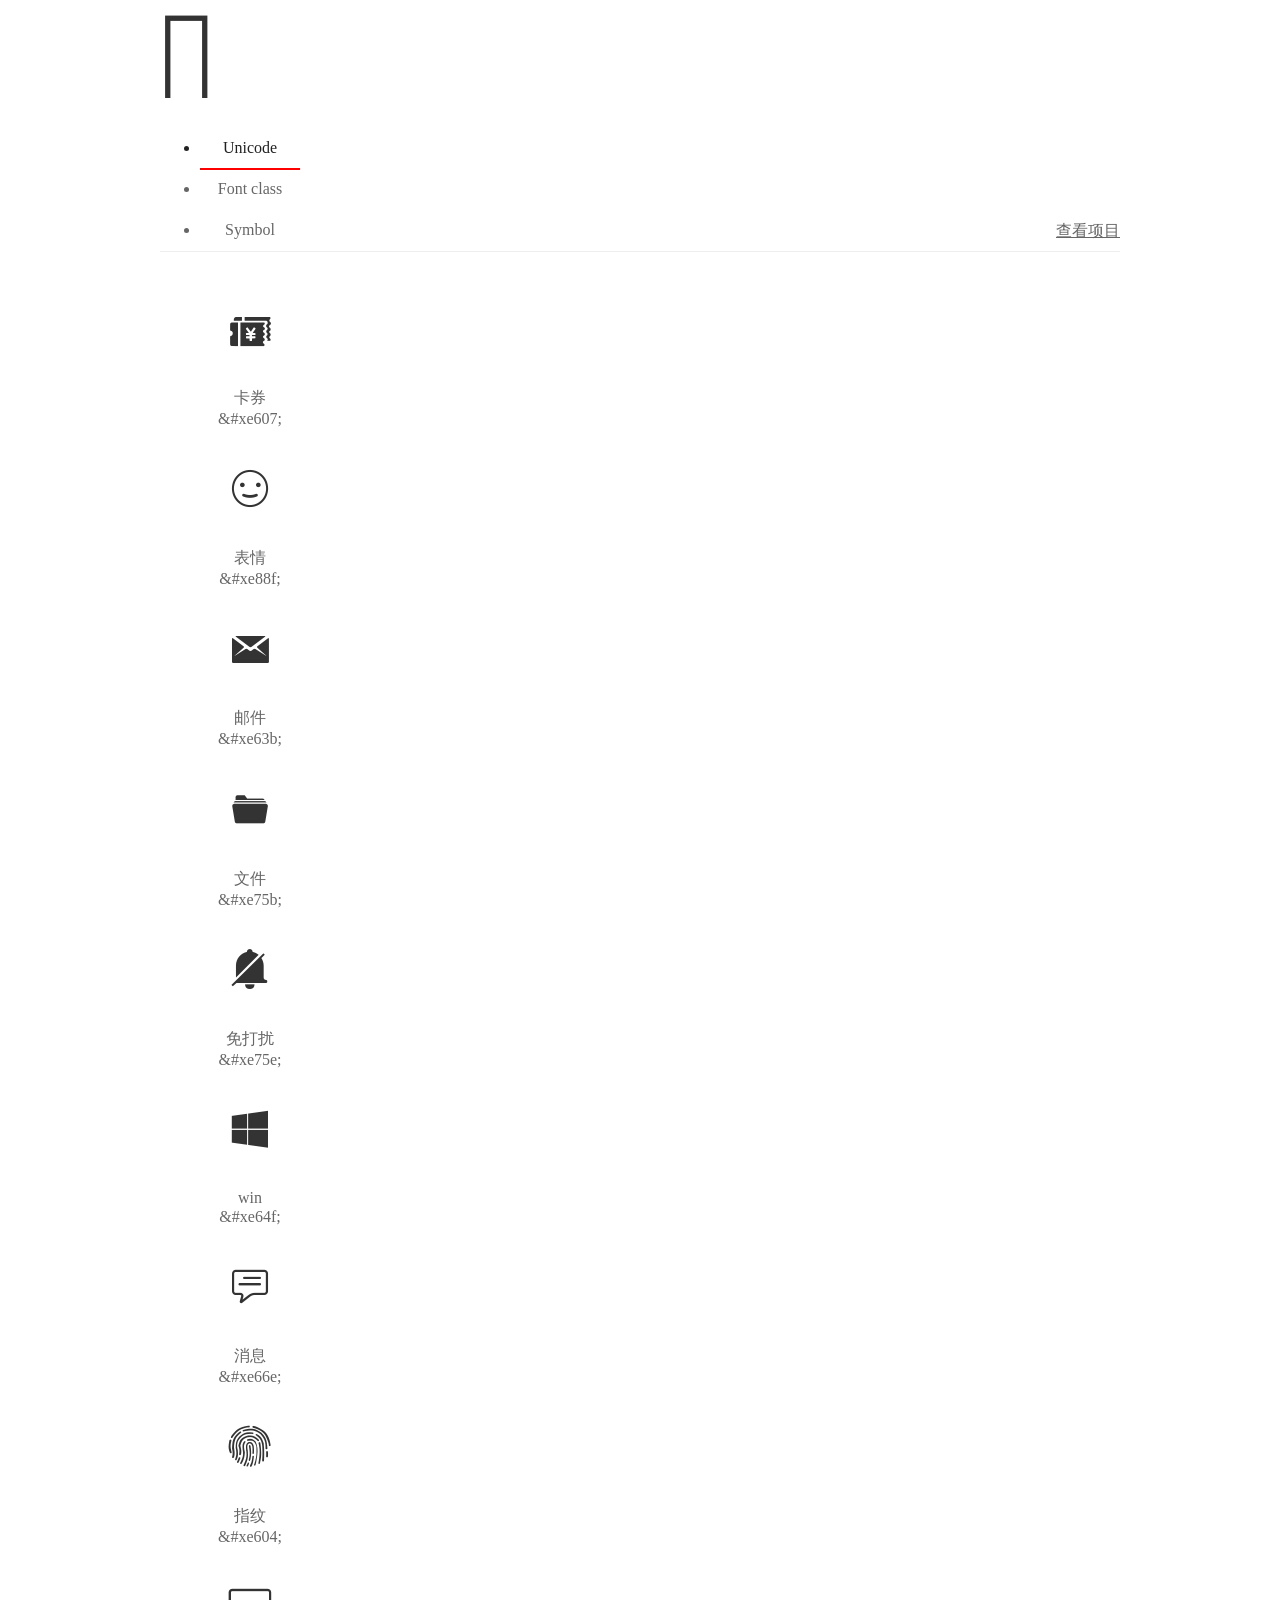
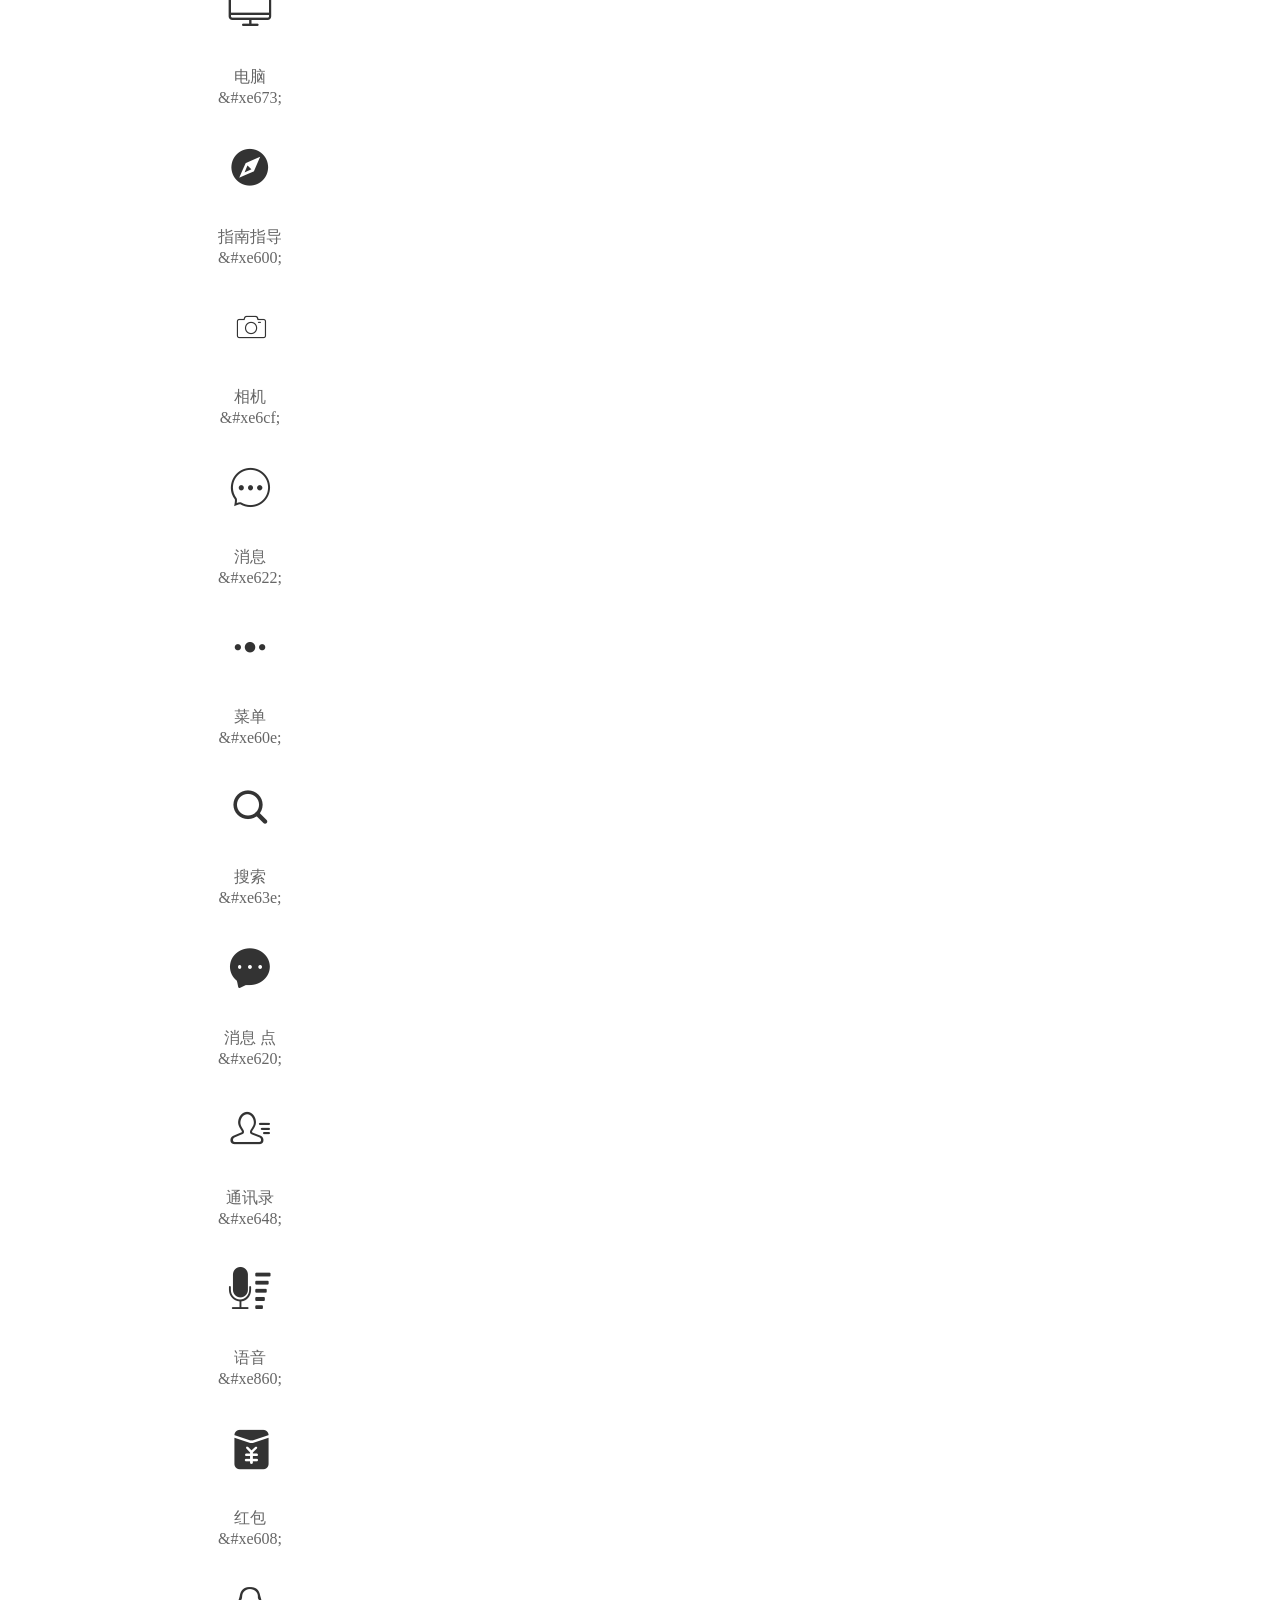
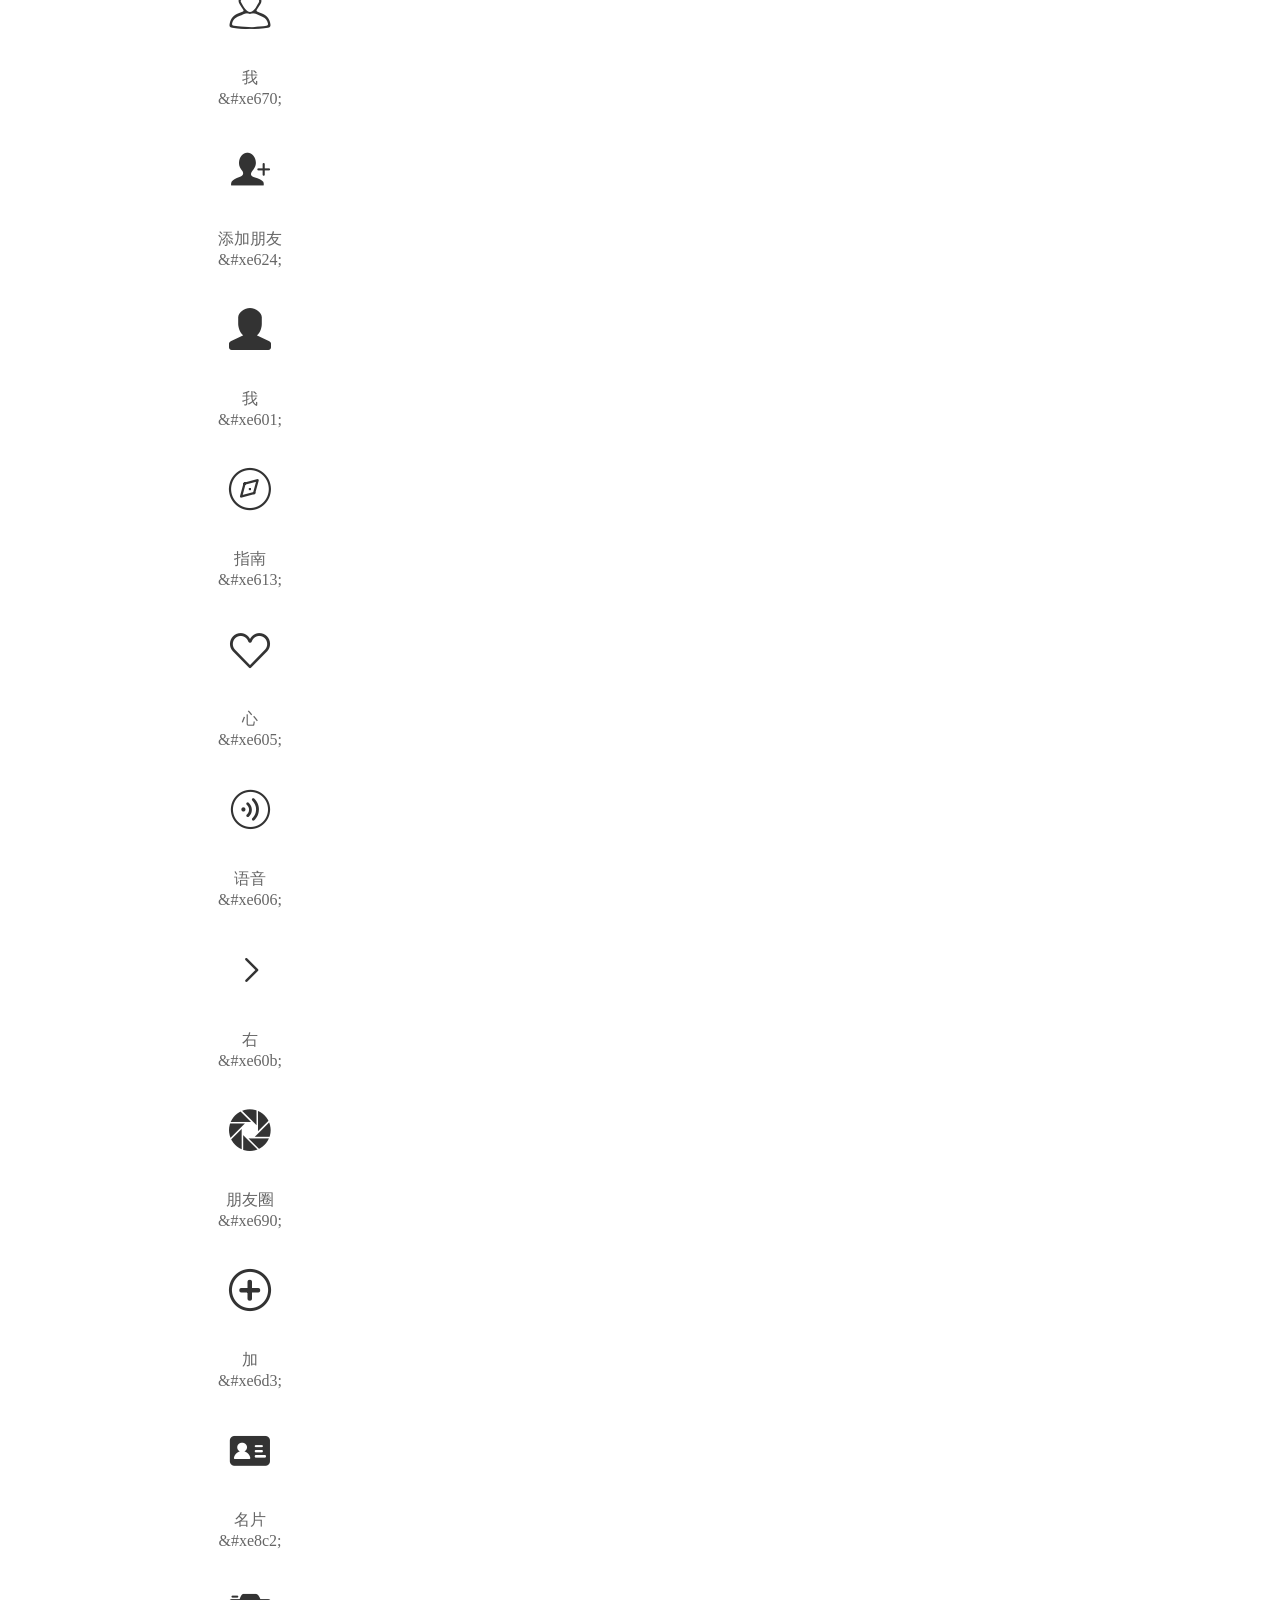
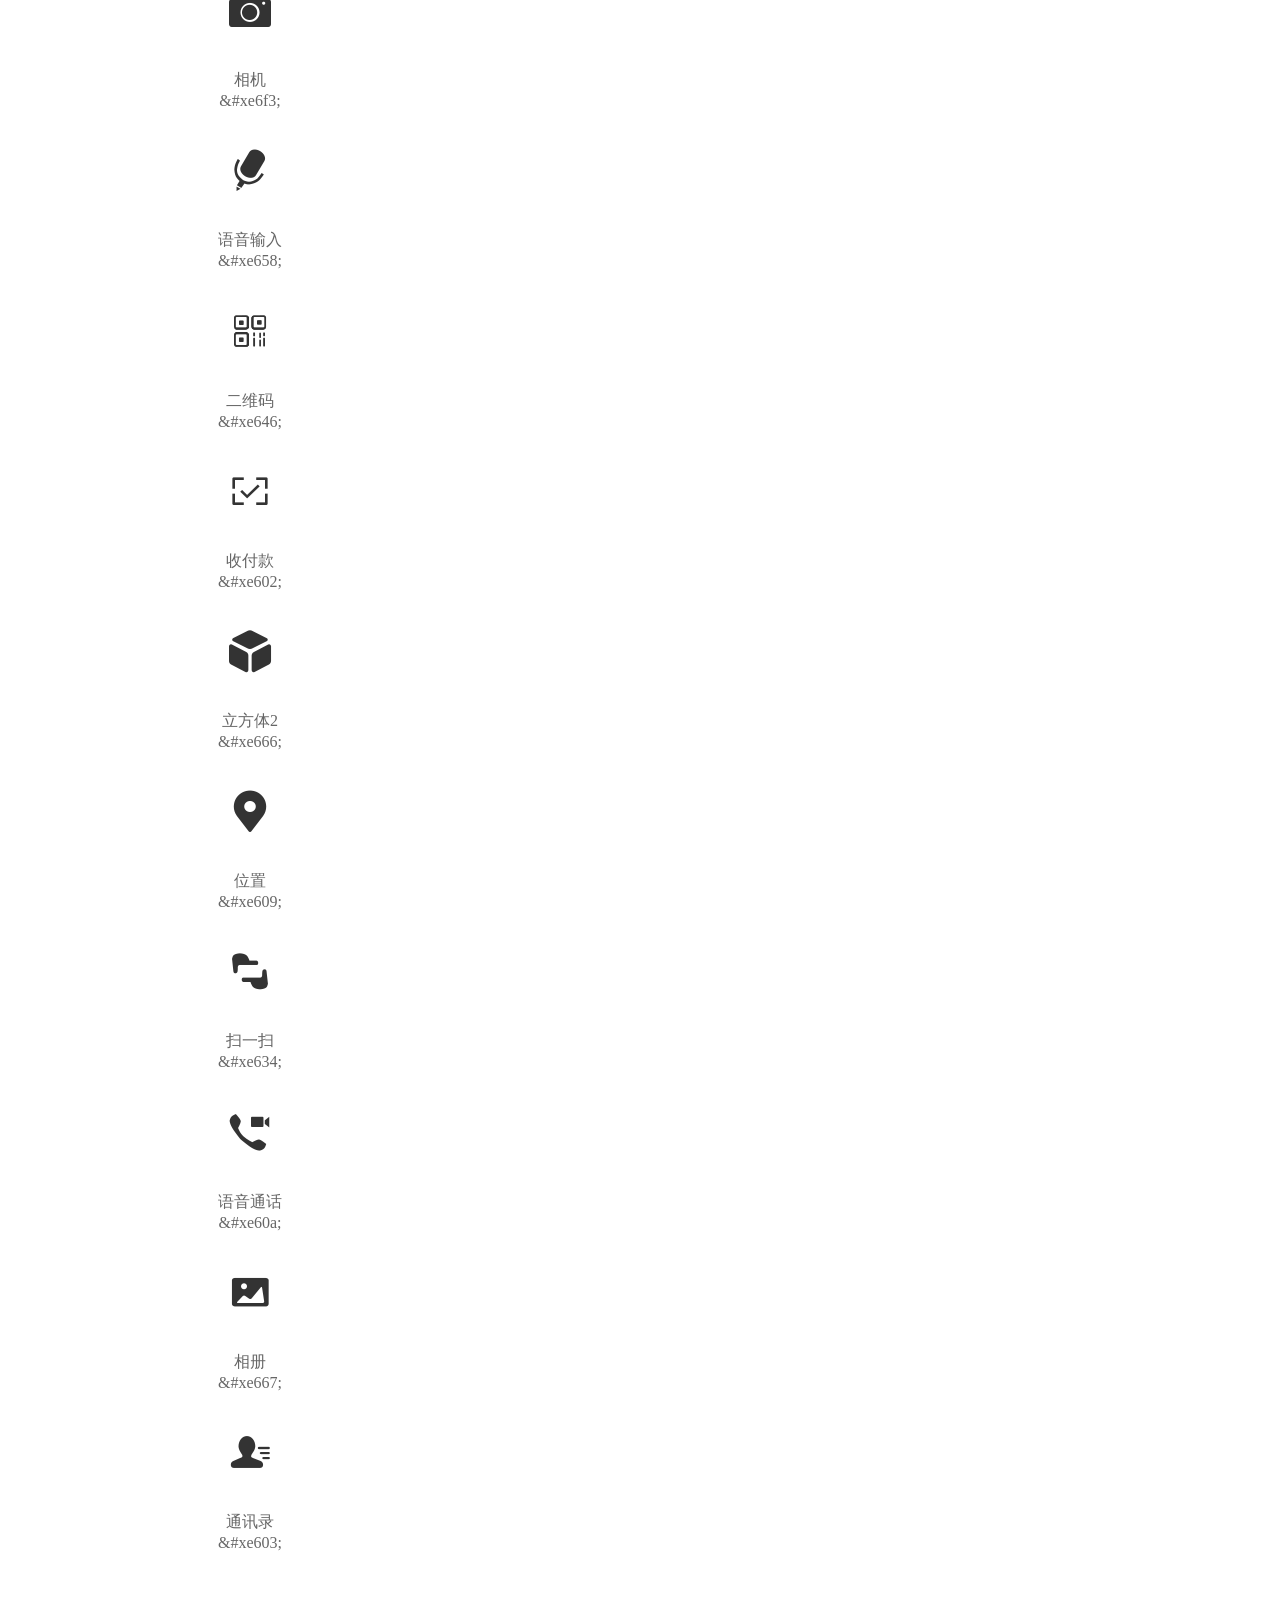
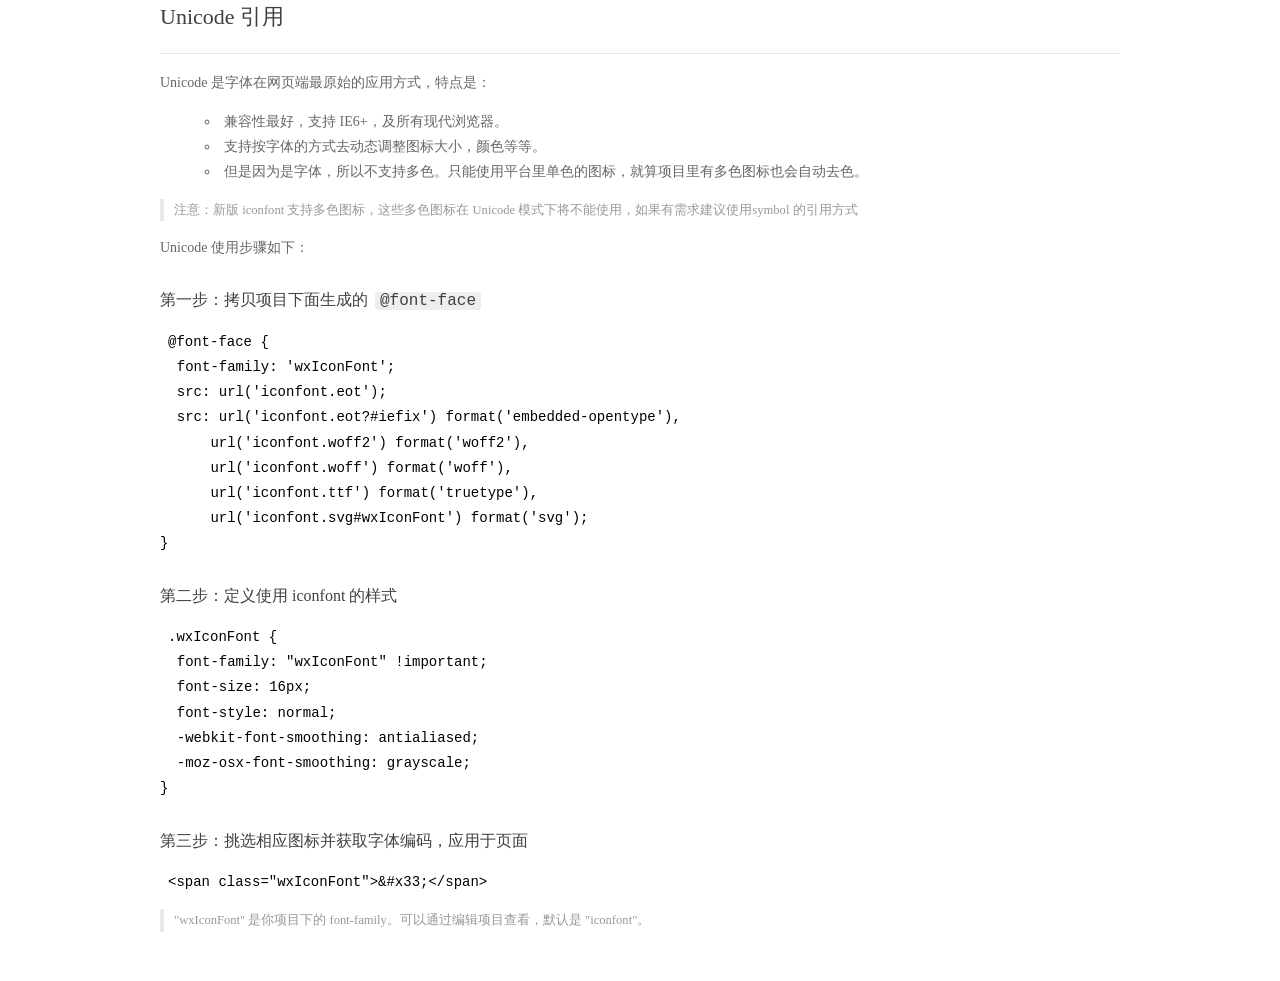
<file: frontend/assets/fonts/demo_index.html>
<!DOCTYPE html>
<html>
<head>
  <meta charset="utf-8"/>
  <title>IconFont Demo</title>
  <link rel="shortcut icon" href="https://gtms04.alicdn.com/tps/i4/TB1_oz6GVXXXXaFXpXXJDFnIXXX-64-64.ico" type="image/x-icon"/>
  <link rel="stylesheet" href="https://g.alicdn.com/thx/cube/1.3.2/cube.min.css">
  <link rel="stylesheet" href="demo.css">
  <link rel="stylesheet" href="iconfont.css">
  <script src="iconfont.js"></script>
  <!-- jQuery -->
  <script src="https://a1.alicdn.com/oss/uploads/2018/12/26/7bfddb60-08e8-11e9-9b04-53e73bb6408b.js"></script>
  <!-- 代码高亮 -->
  <script src="https://a1.alicdn.com/oss/uploads/2018/12/26/a3f714d0-08e6-11e9-8a15-ebf944d7534c.js"></script>
</head>
<body>
  <div class="main">
    <h1 class="logo"><a href="https://www.iconfont.cn/" title="iconfont 首页" target="_blank">&#xe86b;</a></h1>
    <div class="nav-tabs">
      <ul id="tabs" class="dib-box">
        <li class="dib active"><span>Unicode</span></li>
        <li class="dib"><span>Font class</span></li>
        <li class="dib"><span>Symbol</span></li>
      </ul>
      
      <a href="https://www.iconfont.cn/manage/index?manage_type=myprojects&projectId=1177906" target="_blank" class="nav-more">查看项目</a>
      
    </div>
    <div class="tab-container">
      <div class="content unicode" style="display: block;">
          <ul class="icon_lists dib-box">
          
            <li class="dib">
              <span class="icon wxIconFont">&#xe607;</span>
                <div class="name">卡券</div>
                <div class="code-name">&amp;#xe607;</div>
              </li>
          
            <li class="dib">
              <span class="icon wxIconFont">&#xe88f;</span>
                <div class="name">表情</div>
                <div class="code-name">&amp;#xe88f;</div>
              </li>
          
            <li class="dib">
              <span class="icon wxIconFont">&#xe63b;</span>
                <div class="name">邮件</div>
                <div class="code-name">&amp;#xe63b;</div>
              </li>
          
            <li class="dib">
              <span class="icon wxIconFont">&#xe75b;</span>
                <div class="name">文件</div>
                <div class="code-name">&amp;#xe75b;</div>
              </li>
          
            <li class="dib">
              <span class="icon wxIconFont">&#xe75e;</span>
                <div class="name">免打扰</div>
                <div class="code-name">&amp;#xe75e;</div>
              </li>
          
            <li class="dib">
              <span class="icon wxIconFont">&#xe64f;</span>
                <div class="name">win</div>
                <div class="code-name">&amp;#xe64f;</div>
              </li>
          
            <li class="dib">
              <span class="icon wxIconFont">&#xe66e;</span>
                <div class="name">消息</div>
                <div class="code-name">&amp;#xe66e;</div>
              </li>
          
            <li class="dib">
              <span class="icon wxIconFont">&#xe604;</span>
                <div class="name">指纹</div>
                <div class="code-name">&amp;#xe604;</div>
              </li>
          
            <li class="dib">
              <span class="icon wxIconFont">&#xe673;</span>
                <div class="name">电脑</div>
                <div class="code-name">&amp;#xe673;</div>
              </li>
          
            <li class="dib">
              <span class="icon wxIconFont">&#xe600;</span>
                <div class="name">指南指导</div>
                <div class="code-name">&amp;#xe600;</div>
              </li>
          
            <li class="dib">
              <span class="icon wxIconFont">&#xe6cf;</span>
                <div class="name">相机</div>
                <div class="code-name">&amp;#xe6cf;</div>
              </li>
          
            <li class="dib">
              <span class="icon wxIconFont">&#xe622;</span>
                <div class="name">消息</div>
                <div class="code-name">&amp;#xe622;</div>
              </li>
          
            <li class="dib">
              <span class="icon wxIconFont">&#xe60e;</span>
                <div class="name">菜单</div>
                <div class="code-name">&amp;#xe60e;</div>
              </li>
          
            <li class="dib">
              <span class="icon wxIconFont">&#xe63e;</span>
                <div class="name">搜索</div>
                <div class="code-name">&amp;#xe63e;</div>
              </li>
          
            <li class="dib">
              <span class="icon wxIconFont">&#xe620;</span>
                <div class="name">消息 点</div>
                <div class="code-name">&amp;#xe620;</div>
              </li>
          
            <li class="dib">
              <span class="icon wxIconFont">&#xe648;</span>
                <div class="name">通讯录</div>
                <div class="code-name">&amp;#xe648;</div>
              </li>
          
            <li class="dib">
              <span class="icon wxIconFont">&#xe860;</span>
                <div class="name">语音</div>
                <div class="code-name">&amp;#xe860;</div>
              </li>
          
            <li class="dib">
              <span class="icon wxIconFont">&#xe608;</span>
                <div class="name">红包</div>
                <div class="code-name">&amp;#xe608;</div>
              </li>
          
            <li class="dib">
              <span class="icon wxIconFont">&#xe670;</span>
                <div class="name">我</div>
                <div class="code-name">&amp;#xe670;</div>
              </li>
          
            <li class="dib">
              <span class="icon wxIconFont">&#xe624;</span>
                <div class="name">添加朋友</div>
                <div class="code-name">&amp;#xe624;</div>
              </li>
          
            <li class="dib">
              <span class="icon wxIconFont">&#xe601;</span>
                <div class="name">我</div>
                <div class="code-name">&amp;#xe601;</div>
              </li>
          
            <li class="dib">
              <span class="icon wxIconFont">&#xe613;</span>
                <div class="name">指南</div>
                <div class="code-name">&amp;#xe613;</div>
              </li>
          
            <li class="dib">
              <span class="icon wxIconFont">&#xe605;</span>
                <div class="name">心</div>
                <div class="code-name">&amp;#xe605;</div>
              </li>
          
            <li class="dib">
              <span class="icon wxIconFont">&#xe606;</span>
                <div class="name">语音</div>
                <div class="code-name">&amp;#xe606;</div>
              </li>
          
            <li class="dib">
              <span class="icon wxIconFont">&#xe60b;</span>
                <div class="name">右</div>
                <div class="code-name">&amp;#xe60b;</div>
              </li>
          
            <li class="dib">
              <span class="icon wxIconFont">&#xe690;</span>
                <div class="name">朋友圈</div>
                <div class="code-name">&amp;#xe690;</div>
              </li>
          
            <li class="dib">
              <span class="icon wxIconFont">&#xe6d3;</span>
                <div class="name">加</div>
                <div class="code-name">&amp;#xe6d3;</div>
              </li>
          
            <li class="dib">
              <span class="icon wxIconFont">&#xe8c2;</span>
                <div class="name">名片</div>
                <div class="code-name">&amp;#xe8c2;</div>
              </li>
          
            <li class="dib">
              <span class="icon wxIconFont">&#xe6f3;</span>
                <div class="name">相机</div>
                <div class="code-name">&amp;#xe6f3;</div>
              </li>
          
            <li class="dib">
              <span class="icon wxIconFont">&#xe658;</span>
                <div class="name">语音输入</div>
                <div class="code-name">&amp;#xe658;</div>
              </li>
          
            <li class="dib">
              <span class="icon wxIconFont">&#xe646;</span>
                <div class="name">二维码</div>
                <div class="code-name">&amp;#xe646;</div>
              </li>
          
            <li class="dib">
              <span class="icon wxIconFont">&#xe602;</span>
                <div class="name">收付款</div>
                <div class="code-name">&amp;#xe602;</div>
              </li>
          
            <li class="dib">
              <span class="icon wxIconFont">&#xe666;</span>
                <div class="name">立方体2</div>
                <div class="code-name">&amp;#xe666;</div>
              </li>
          
            <li class="dib">
              <span class="icon wxIconFont">&#xe609;</span>
                <div class="name">位置</div>
                <div class="code-name">&amp;#xe609;</div>
              </li>
          
            <li class="dib">
              <span class="icon wxIconFont">&#xe634;</span>
                <div class="name">扫一扫</div>
                <div class="code-name">&amp;#xe634;</div>
              </li>
          
            <li class="dib">
              <span class="icon wxIconFont">&#xe60a;</span>
                <div class="name">语音通话</div>
                <div class="code-name">&amp;#xe60a;</div>
              </li>
          
            <li class="dib">
              <span class="icon wxIconFont">&#xe667;</span>
                <div class="name">相册</div>
                <div class="code-name">&amp;#xe667;</div>
              </li>
          
            <li class="dib">
              <span class="icon wxIconFont">&#xe603;</span>
                <div class="name">通讯录</div>
                <div class="code-name">&amp;#xe603;</div>
              </li>
          
          </ul>
          <div class="article markdown">
          <h2 id="unicode-">Unicode 引用</h2>
          <hr>

          <p>Unicode 是字体在网页端最原始的应用方式，特点是：</p>
          <ul>
            <li>兼容性最好，支持 IE6+，及所有现代浏览器。</li>
            <li>支持按字体的方式去动态调整图标大小，颜色等等。</li>
            <li>但是因为是字体，所以不支持多色。只能使用平台里单色的图标，就算项目里有多色图标也会自动去色。</li>
          </ul>
          <blockquote>
            <p>注意：新版 iconfont 支持多色图标，这些多色图标在 Unicode 模式下将不能使用，如果有需求建议使用symbol 的引用方式</p>
          </blockquote>
          <p>Unicode 使用步骤如下：</p>
          <h3 id="-font-face">第一步：拷贝项目下面生成的 <code>@font-face</code></h3>
<pre><code class="language-css"
>@font-face {
  font-family: 'wxIconFont';
  src: url('iconfont.eot');
  src: url('iconfont.eot?#iefix') format('embedded-opentype'),
      url('iconfont.woff2') format('woff2'),
      url('iconfont.woff') format('woff'),
      url('iconfont.ttf') format('truetype'),
      url('iconfont.svg#wxIconFont') format('svg');
}
</code></pre>
          <h3 id="-iconfont-">第二步：定义使用 iconfont 的样式</h3>
<pre><code class="language-css"
>.wxIconFont {
  font-family: "wxIconFont" !important;
  font-size: 16px;
  font-style: normal;
  -webkit-font-smoothing: antialiased;
  -moz-osx-font-smoothing: grayscale;
}
</code></pre>
          <h3 id="-">第三步：挑选相应图标并获取字体编码，应用于页面</h3>
<pre>
<code class="language-html"
>&lt;span class="wxIconFont"&gt;&amp;#x33;&lt;/span&gt;
</code></pre>
          <blockquote>
            <p>"wxIconFont" 是你项目下的 font-family。可以通过编辑项目查看，默认是 "iconfont"。</p>
          </blockquote>
          </div>
      </div>
      <div class="content font-class">
        <ul class="icon_lists dib-box">
          
          <li class="dib">
            <span class="icon wxIconFont iconqiaquan"></span>
            <div class="name">
              卡券
            </div>
            <div class="code-name">.iconqiaquan
            </div>
          </li>
          
          <li class="dib">
            <span class="icon wxIconFont iconbiaoqing"></span>
            <div class="name">
              表情
            </div>
            <div class="code-name">.iconbiaoqing
            </div>
          </li>
          
          <li class="dib">
            <span class="icon wxIconFont iconweibiaoti554"></span>
            <div class="name">
              邮件
            </div>
            <div class="code-name">.iconweibiaoti554
            </div>
          </li>
          
          <li class="dib">
            <span class="icon wxIconFont iconwenjian"></span>
            <div class="name">
              文件
            </div>
            <div class="code-name">.iconwenjian
            </div>
          </li>
          
          <li class="dib">
            <span class="icon wxIconFont iconmiandarao"></span>
            <div class="name">
              免打扰
            </div>
            <div class="code-name">.iconmiandarao
            </div>
          </li>
          
          <li class="dib">
            <span class="icon wxIconFont iconwin"></span>
            <div class="name">
              win
            </div>
            <div class="code-name">.iconwin
            </div>
          </li>
          
          <li class="dib">
            <span class="icon wxIconFont iconxiaoxi1"></span>
            <div class="name">
              消息
            </div>
            <div class="code-name">.iconxiaoxi1
            </div>
          </li>
          
          <li class="dib">
            <span class="icon wxIconFont iconzhiwen"></span>
            <div class="name">
              指纹
            </div>
            <div class="code-name">.iconzhiwen
            </div>
          </li>
          
          <li class="dib">
            <span class="icon wxIconFont iconcomputer_icon"></span>
            <div class="name">
              电脑
            </div>
            <div class="code-name">.iconcomputer_icon
            </div>
          </li>
          
          <li class="dib">
            <span class="icon wxIconFont iconguide-fill"></span>
            <div class="name">
              指南指导
            </div>
            <div class="code-name">.iconguide-fill
            </div>
          </li>
          
          <li class="dib">
            <span class="icon wxIconFont iconxiangji1"></span>
            <div class="name">
              相机
            </div>
            <div class="code-name">.iconxiangji1
            </div>
          </li>
          
          <li class="dib">
            <span class="icon wxIconFont iconxiaoxi"></span>
            <div class="name">
              消息
            </div>
            <div class="code-name">.iconxiaoxi
            </div>
          </li>
          
          <li class="dib">
            <span class="icon wxIconFont iconcaidan"></span>
            <div class="name">
              菜单
            </div>
            <div class="code-name">.iconcaidan
            </div>
          </li>
          
          <li class="dib">
            <span class="icon wxIconFont iconsearch"></span>
            <div class="name">
              搜索
            </div>
            <div class="code-name">.iconsearch
            </div>
          </li>
          
          <li class="dib">
            <span class="icon wxIconFont iconxiaoxidian"></span>
            <div class="name">
              消息 点
            </div>
            <div class="code-name">.iconxiaoxidian
            </div>
          </li>
          
          <li class="dib">
            <span class="icon wxIconFont icontongxunlu"></span>
            <div class="name">
              通讯录
            </div>
            <div class="code-name">.icontongxunlu
            </div>
          </li>
          
          <li class="dib">
            <span class="icon wxIconFont iconyuyin"></span>
            <div class="name">
              语音
            </div>
            <div class="code-name">.iconyuyin
            </div>
          </li>
          
          <li class="dib">
            <span class="icon wxIconFont iconhongbao"></span>
            <div class="name">
              红包
            </div>
            <div class="code-name">.iconhongbao
            </div>
          </li>
          
          <li class="dib">
            <span class="icon wxIconFont iconwo"></span>
            <div class="name">
              我
            </div>
            <div class="code-name">.iconwo
            </div>
          </li>
          
          <li class="dib">
            <span class="icon wxIconFont icontianjiapengyou"></span>
            <div class="name">
              添加朋友
            </div>
            <div class="code-name">.icontianjiapengyou
            </div>
          </li>
          
          <li class="dib">
            <span class="icon wxIconFont iconwo1"></span>
            <div class="name">
              我
            </div>
            <div class="code-name">.iconwo1
            </div>
          </li>
          
          <li class="dib">
            <span class="icon wxIconFont iconzhinan"></span>
            <div class="name">
              指南
            </div>
            <div class="code-name">.iconzhinan
            </div>
          </li>
          
          <li class="dib">
            <span class="icon wxIconFont iconxin"></span>
            <div class="name">
              心
            </div>
            <div class="code-name">.iconxin
            </div>
          </li>
          
          <li class="dib">
            <span class="icon wxIconFont iconyuyin1"></span>
            <div class="name">
              语音
            </div>
            <div class="code-name">.iconyuyin1
            </div>
          </li>
          
          <li class="dib">
            <span class="icon wxIconFont iconnext-copy"></span>
            <div class="name">
              右
            </div>
            <div class="code-name">.iconnext-copy
            </div>
          </li>
          
          <li class="dib">
            <span class="icon wxIconFont iconpengyouquan"></span>
            <div class="name">
              朋友圈
            </div>
            <div class="code-name">.iconpengyouquan
            </div>
          </li>
          
          <li class="dib">
            <span class="icon wxIconFont iconjia"></span>
            <div class="name">
              加
            </div>
            <div class="code-name">.iconjia
            </div>
          </li>
          
          <li class="dib">
            <span class="icon wxIconFont iconmingpian"></span>
            <div class="name">
              名片
            </div>
            <div class="code-name">.iconmingpian
            </div>
          </li>
          
          <li class="dib">
            <span class="icon wxIconFont iconxiangji"></span>
            <div class="name">
              相机
            </div>
            <div class="code-name">.iconxiangji
            </div>
          </li>
          
          <li class="dib">
            <span class="icon wxIconFont iconyuyinshuru"></span>
            <div class="name">
              语音输入
            </div>
            <div class="code-name">.iconyuyinshuru
            </div>
          </li>
          
          <li class="dib">
            <span class="icon wxIconFont iconico"></span>
            <div class="name">
              二维码
            </div>
            <div class="code-name">.iconico
            </div>
          </li>
          
          <li class="dib">
            <span class="icon wxIconFont iconshoufukuan"></span>
            <div class="name">
              收付款
            </div>
            <div class="code-name">.iconshoufukuan
            </div>
          </li>
          
          <li class="dib">
            <span class="icon wxIconFont iconlifangti"></span>
            <div class="name">
              立方体2
            </div>
            <div class="code-name">.iconlifangti
            </div>
          </li>
          
          <li class="dib">
            <span class="icon wxIconFont iconweizhi"></span>
            <div class="name">
              位置
            </div>
            <div class="code-name">.iconweizhi
            </div>
          </li>
          
          <li class="dib">
            <span class="icon wxIconFont iconicon-scan"></span>
            <div class="name">
              扫一扫
            </div>
            <div class="code-name">.iconicon-scan
            </div>
          </li>
          
          <li class="dib">
            <span class="icon wxIconFont iconyuyintonghua"></span>
            <div class="name">
              语音通话
            </div>
            <div class="code-name">.iconyuyintonghua
            </div>
          </li>
          
          <li class="dib">
            <span class="icon wxIconFont iconxiangce"></span>
            <div class="name">
              相册
            </div>
            <div class="code-name">.iconxiangce
            </div>
          </li>
          
          <li class="dib">
            <span class="icon wxIconFont icontongxunlu1"></span>
            <div class="name">
              通讯录
            </div>
            <div class="code-name">.icontongxunlu1
            </div>
          </li>
          
        </ul>
        <div class="article markdown">
        <h2 id="font-class-">font-class 引用</h2>
        <hr>

        <p>font-class 是 Unicode 使用方式的一种变种，主要是解决 Unicode 书写不直观，语意不明确的问题。</p>
        <p>与 Unicode 使用方式相比，具有如下特点：</p>
        <ul>
          <li>兼容性良好，支持 IE8+，及所有现代浏览器。</li>
          <li>相比于 Unicode 语意明确，书写更直观。可以很容易分辨这个 icon 是什么。</li>
          <li>因为使用 class 来定义图标，所以当要替换图标时，只需要修改 class 里面的 Unicode 引用。</li>
          <li>不过因为本质上还是使用的字体，所以多色图标还是不支持的。</li>
        </ul>
        <p>使用步骤如下：</p>
        <h3 id="-fontclass-">第一步：引入项目下面生成的 fontclass 代码：</h3>
<pre><code class="language-html">&lt;link rel="stylesheet" href="./iconfont.css"&gt;
</code></pre>
        <h3 id="-">第二步：挑选相应图标并获取类名，应用于页面：</h3>
<pre><code class="language-html">&lt;span class="wxIconFont iconxxx"&gt;&lt;/span&gt;
</code></pre>
        <blockquote>
          <p>"
            wxIconFont" 是你项目下的 font-family。可以通过编辑项目查看，默认是 "iconfont"。</p>
        </blockquote>
      </div>
      </div>
      <div class="content symbol">
          <ul class="icon_lists dib-box">
          
            <li class="dib">
                <svg class="icon svg-icon" aria-hidden="true">
                  <use xlink:href="#iconqiaquan"></use>
                </svg>
                <div class="name">卡券</div>
                <div class="code-name">#iconqiaquan</div>
            </li>
          
            <li class="dib">
                <svg class="icon svg-icon" aria-hidden="true">
                  <use xlink:href="#iconbiaoqing"></use>
                </svg>
                <div class="name">表情</div>
                <div class="code-name">#iconbiaoqing</div>
            </li>
          
            <li class="dib">
                <svg class="icon svg-icon" aria-hidden="true">
                  <use xlink:href="#iconweibiaoti554"></use>
                </svg>
                <div class="name">邮件</div>
                <div class="code-name">#iconweibiaoti554</div>
            </li>
          
            <li class="dib">
                <svg class="icon svg-icon" aria-hidden="true">
                  <use xlink:href="#iconwenjian"></use>
                </svg>
                <div class="name">文件</div>
                <div class="code-name">#iconwenjian</div>
            </li>
          
            <li class="dib">
                <svg class="icon svg-icon" aria-hidden="true">
                  <use xlink:href="#iconmiandarao"></use>
                </svg>
                <div class="name">免打扰</div>
                <div class="code-name">#iconmiandarao</div>
            </li>
          
            <li class="dib">
                <svg class="icon svg-icon" aria-hidden="true">
                  <use xlink:href="#iconwin"></use>
                </svg>
                <div class="name">win</div>
                <div class="code-name">#iconwin</div>
            </li>
          
            <li class="dib">
                <svg class="icon svg-icon" aria-hidden="true">
                  <use xlink:href="#iconxiaoxi1"></use>
                </svg>
                <div class="name">消息</div>
                <div class="code-name">#iconxiaoxi1</div>
            </li>
          
            <li class="dib">
                <svg class="icon svg-icon" aria-hidden="true">
                  <use xlink:href="#iconzhiwen"></use>
                </svg>
                <div class="name">指纹</div>
                <div class="code-name">#iconzhiwen</div>
            </li>
          
            <li class="dib">
                <svg class="icon svg-icon" aria-hidden="true">
                  <use xlink:href="#iconcomputer_icon"></use>
                </svg>
                <div class="name">电脑</div>
                <div class="code-name">#iconcomputer_icon</div>
            </li>
          
            <li class="dib">
                <svg class="icon svg-icon" aria-hidden="true">
                  <use xlink:href="#iconguide-fill"></use>
                </svg>
                <div class="name">指南指导</div>
                <div class="code-name">#iconguide-fill</div>
            </li>
          
            <li class="dib">
                <svg class="icon svg-icon" aria-hidden="true">
                  <use xlink:href="#iconxiangji1"></use>
                </svg>
                <div class="name">相机</div>
                <div class="code-name">#iconxiangji1</div>
            </li>
          
            <li class="dib">
                <svg class="icon svg-icon" aria-hidden="true">
                  <use xlink:href="#iconxiaoxi"></use>
                </svg>
                <div class="name">消息</div>
                <div class="code-name">#iconxiaoxi</div>
            </li>
          
            <li class="dib">
                <svg class="icon svg-icon" aria-hidden="true">
                  <use xlink:href="#iconcaidan"></use>
                </svg>
                <div class="name">菜单</div>
                <div class="code-name">#iconcaidan</div>
            </li>
          
            <li class="dib">
                <svg class="icon svg-icon" aria-hidden="true">
                  <use xlink:href="#iconsearch"></use>
                </svg>
                <div class="name">搜索</div>
                <div class="code-name">#iconsearch</div>
            </li>
          
            <li class="dib">
                <svg class="icon svg-icon" aria-hidden="true">
                  <use xlink:href="#iconxiaoxidian"></use>
                </svg>
                <div class="name">消息 点</div>
                <div class="code-name">#iconxiaoxidian</div>
            </li>
          
            <li class="dib">
                <svg class="icon svg-icon" aria-hidden="true">
                  <use xlink:href="#icontongxunlu"></use>
                </svg>
                <div class="name">通讯录</div>
                <div class="code-name">#icontongxunlu</div>
            </li>
          
            <li class="dib">
                <svg class="icon svg-icon" aria-hidden="true">
                  <use xlink:href="#iconyuyin"></use>
                </svg>
                <div class="name">语音</div>
                <div class="code-name">#iconyuyin</div>
            </li>
          
            <li class="dib">
                <svg class="icon svg-icon" aria-hidden="true">
                  <use xlink:href="#iconhongbao"></use>
                </svg>
                <div class="name">红包</div>
                <div class="code-name">#iconhongbao</div>
            </li>
          
            <li class="dib">
                <svg class="icon svg-icon" aria-hidden="true">
                  <use xlink:href="#iconwo"></use>
                </svg>
                <div class="name">我</div>
                <div class="code-name">#iconwo</div>
            </li>
          
            <li class="dib">
                <svg class="icon svg-icon" aria-hidden="true">
                  <use xlink:href="#icontianjiapengyou"></use>
                </svg>
                <div class="name">添加朋友</div>
                <div class="code-name">#icontianjiapengyou</div>
            </li>
          
            <li class="dib">
                <svg class="icon svg-icon" aria-hidden="true">
                  <use xlink:href="#iconwo1"></use>
                </svg>
                <div class="name">我</div>
                <div class="code-name">#iconwo1</div>
            </li>
          
            <li class="dib">
                <svg class="icon svg-icon" aria-hidden="true">
                  <use xlink:href="#iconzhinan"></use>
                </svg>
                <div class="name">指南</div>
                <div class="code-name">#iconzhinan</div>
            </li>
          
            <li class="dib">
                <svg class="icon svg-icon" aria-hidden="true">
                  <use xlink:href="#iconxin"></use>
                </svg>
                <div class="name">心</div>
                <div class="code-name">#iconxin</div>
            </li>
          
            <li class="dib">
                <svg class="icon svg-icon" aria-hidden="true">
                  <use xlink:href="#iconyuyin1"></use>
                </svg>
                <div class="name">语音</div>
                <div class="code-name">#iconyuyin1</div>
            </li>
          
            <li class="dib">
                <svg class="icon svg-icon" aria-hidden="true">
                  <use xlink:href="#iconnext-copy"></use>
                </svg>
                <div class="name">右</div>
                <div class="code-name">#iconnext-copy</div>
            </li>
          
            <li class="dib">
                <svg class="icon svg-icon" aria-hidden="true">
                  <use xlink:href="#iconpengyouquan"></use>
                </svg>
                <div class="name">朋友圈</div>
                <div class="code-name">#iconpengyouquan</div>
            </li>
          
            <li class="dib">
                <svg class="icon svg-icon" aria-hidden="true">
                  <use xlink:href="#iconjia"></use>
                </svg>
                <div class="name">加</div>
                <div class="code-name">#iconjia</div>
            </li>
          
            <li class="dib">
                <svg class="icon svg-icon" aria-hidden="true">
                  <use xlink:href="#iconmingpian"></use>
                </svg>
                <div class="name">名片</div>
                <div class="code-name">#iconmingpian</div>
            </li>
          
            <li class="dib">
                <svg class="icon svg-icon" aria-hidden="true">
                  <use xlink:href="#iconxiangji"></use>
                </svg>
                <div class="name">相机</div>
                <div class="code-name">#iconxiangji</div>
            </li>
          
            <li class="dib">
                <svg class="icon svg-icon" aria-hidden="true">
                  <use xlink:href="#iconyuyinshuru"></use>
                </svg>
                <div class="name">语音输入</div>
                <div class="code-name">#iconyuyinshuru</div>
            </li>
          
            <li class="dib">
                <svg class="icon svg-icon" aria-hidden="true">
                  <use xlink:href="#iconico"></use>
                </svg>
                <div class="name">二维码</div>
                <div class="code-name">#iconico</div>
            </li>
          
            <li class="dib">
                <svg class="icon svg-icon" aria-hidden="true">
                  <use xlink:href="#iconshoufukuan"></use>
                </svg>
                <div class="name">收付款</div>
                <div class="code-name">#iconshoufukuan</div>
            </li>
          
            <li class="dib">
                <svg class="icon svg-icon" aria-hidden="true">
                  <use xlink:href="#iconlifangti"></use>
                </svg>
                <div class="name">立方体2</div>
                <div class="code-name">#iconlifangti</div>
            </li>
          
            <li class="dib">
                <svg class="icon svg-icon" aria-hidden="true">
                  <use xlink:href="#iconweizhi"></use>
                </svg>
                <div class="name">位置</div>
                <div class="code-name">#iconweizhi</div>
            </li>
          
            <li class="dib">
                <svg class="icon svg-icon" aria-hidden="true">
                  <use xlink:href="#iconicon-scan"></use>
                </svg>
                <div class="name">扫一扫</div>
                <div class="code-name">#iconicon-scan</div>
            </li>
          
            <li class="dib">
                <svg class="icon svg-icon" aria-hidden="true">
                  <use xlink:href="#iconyuyintonghua"></use>
                </svg>
                <div class="name">语音通话</div>
                <div class="code-name">#iconyuyintonghua</div>
            </li>
          
            <li class="dib">
                <svg class="icon svg-icon" aria-hidden="true">
                  <use xlink:href="#iconxiangce"></use>
                </svg>
                <div class="name">相册</div>
                <div class="code-name">#iconxiangce</div>
            </li>
          
            <li class="dib">
                <svg class="icon svg-icon" aria-hidden="true">
                  <use xlink:href="#icontongxunlu1"></use>
                </svg>
                <div class="name">通讯录</div>
                <div class="code-name">#icontongxunlu1</div>
            </li>
          
          </ul>
          <div class="article markdown">
          <h2 id="symbol-">Symbol 引用</h2>
          <hr>

          <p>这是一种全新的使用方式，应该说这才是未来的主流，也是平台目前推荐的用法。相关介绍可以参考这篇<a href="">文章</a>
            这种用法其实是做了一个 SVG 的集合，与另外两种相比具有如下特点：</p>
          <ul>
            <li>支持多色图标了，不再受单色限制。</li>
            <li>通过一些技巧，支持像字体那样，通过 <code>font-size</code>, <code>color</code> 来调整样式。</li>
            <li>兼容性较差，支持 IE9+，及现代浏览器。</li>
            <li>浏览器渲染 SVG 的性能一般，还不如 png。</li>
          </ul>
          <p>使用步骤如下：</p>
          <h3 id="-symbol-">第一步：引入项目下面生成的 symbol 代码：</h3>
<pre><code class="language-html">&lt;script src="./iconfont.js"&gt;&lt;/script&gt;
</code></pre>
          <h3 id="-css-">第二步：加入通用 CSS 代码（引入一次就行）：</h3>
<pre><code class="language-html">&lt;style&gt;
.icon {
  width: 1em;
  height: 1em;
  vertical-align: -0.15em;
  fill: currentColor;
  overflow: hidden;
}
&lt;/style&gt;
</code></pre>
          <h3 id="-">第三步：挑选相应图标并获取类名，应用于页面：</h3>
<pre><code class="language-html">&lt;svg class="icon" aria-hidden="true"&gt;
  &lt;use xlink:href="#icon-xxx"&gt;&lt;/use&gt;
&lt;/svg&gt;
</code></pre>
          </div>
      </div>

    </div>
  </div>
  <script>
  $(document).ready(function () {
      $('.tab-container .content:first').show()

      $('#tabs li').click(function (e) {
        var tabContent = $('.tab-container .content')
        var index = $(this).index()

        if ($(this).hasClass('active')) {
          return
        } else {
          $('#tabs li').removeClass('active')
          $(this).addClass('active')

          tabContent.hide().eq(index).fadeIn()
        }
      })
    })
  </script>
</body>
</html>
</file>
<file: frontend/assets/fonts/demo.css>
/* Logo 字体 */
@font-face {
  font-family: "iconfont logo";
  src: url('https://at.alicdn.com/t/font_985780_km7mi63cihi.eot?t=1545807318834');
  src: url('https://at.alicdn.com/t/font_985780_km7mi63cihi.eot?t=1545807318834#iefix') format('embedded-opentype'),
    url('https://at.alicdn.com/t/font_985780_km7mi63cihi.woff?t=1545807318834') format('woff'),
    url('https://at.alicdn.com/t/font_985780_km7mi63cihi.ttf?t=1545807318834') format('truetype'),
    url('https://at.alicdn.com/t/font_985780_km7mi63cihi.svg?t=1545807318834#iconfont') format('svg');
}

.logo {
  font-family: "iconfont logo";
  font-size: 160px;
  font-style: normal;
  -webkit-font-smoothing: antialiased;
  -moz-osx-font-smoothing: grayscale;
}

/* tabs */
.nav-tabs {
  position: relative;
}

.nav-tabs .nav-more {
  position: absolute;
  right: 0;
  bottom: 0;
  height: 42px;
  line-height: 42px;
  color: #666;
}

#tabs {
  border-bottom: 1px solid #eee;
}

#tabs li {
  cursor: pointer;
  width: 100px;
  height: 40px;
  line-height: 40px;
  text-align: center;
  font-size: 16px;
  border-bottom: 2px solid transparent;
  position: relative;
  z-index: 1;
  margin-bottom: -1px;
  color: #666;
}


#tabs .active {
  border-bottom-color: #f00;
  color: #222;
}

.tab-container .content {
  display: none;
}

/* 页面布局 */
.main {
  padding: 30px 100px;
  width: 960px;
  margin: 0 auto;
}

.main .logo {
  color: #333;
  text-align: left;
  margin-bottom: 30px;
  line-height: 1;
  height: 110px;
  margin-top: -50px;
  overflow: hidden;
  *zoom: 1;
}

.main .logo a {
  font-size: 160px;
  color: #333;
}

.helps {
  margin-top: 40px;
}

.helps pre {
  padding: 20px;
  margin: 10px 0;
  border: solid 1px #e7e1cd;
  background-color: #fffdef;
  overflow: auto;
}

.icon_lists {
  width: 100% !important;
  overflow: hidden;
  *zoom: 1;
}

.icon_lists li {
  width: 100px;
  margin-bottom: 10px;
  margin-right: 20px;
  text-align: center;
  list-style: none !important;
  cursor: default;
}

.icon_lists li .code-name {
  line-height: 1.2;
}

.icon_lists .icon {
  display: block;
  height: 100px;
  line-height: 100px;
  font-size: 42px;
  margin: 10px auto;
  color: #333;
  -webkit-transition: font-size 0.25s linear, width 0.25s linear;
  -moz-transition: font-size 0.25s linear, width 0.25s linear;
  transition: font-size 0.25s linear, width 0.25s linear;
}

.icon_lists .icon:hover {
  font-size: 100px;
}

.icon_lists .svg-icon {
  /* 通过设置 font-size 来改变图标大小 */
  width: 1em;
  /* 图标和文字相邻时，垂直对齐 */
  vertical-align: -0.15em;
  /* 通过设置 color 来改变 SVG 的颜色/fill */
  fill: currentColor;
  /* path 和 stroke 溢出 viewBox 部分在 IE 下会显示
      normalize.css 中也包含这行 */
  overflow: hidden;
}

.icon_lists li .name,
.icon_lists li .code-name {
  color: #666;
}

/* markdown 样式 */
.markdown {
  color: #666;
  font-size: 14px;
  line-height: 1.8;
}

.highlight {
  line-height: 1.5;
}

.markdown img {
  vertical-align: middle;
  max-width: 100%;
}

.markdown h1 {
  color: #404040;
  font-weight: 500;
  line-height: 40px;
  margin-bottom: 24px;
}

.markdown h2,
.markdown h3,
.markdown h4,
.markdown h5,
.markdown h6 {
  color: #404040;
  margin: 1.6em 0 0.6em 0;
  font-weight: 500;
  clear: both;
}

.markdown h1 {
  font-size: 28px;
}

.markdown h2 {
  font-size: 22px;
}

.markdown h3 {
  font-size: 16px;
}

.markdown h4 {
  font-size: 14px;
}

.markdown h5 {
  font-size: 12px;
}

.markdown h6 {
  font-size: 12px;
}

.markdown hr {
  height: 1px;
  border: 0;
  background: #e9e9e9;
  margin: 16px 0;
  clear: both;
}

.markdown p {
  margin: 1em 0;
}

.markdown>p,
.markdown>blockquote,
.markdown>.highlight,
.markdown>ol,
.markdown>ul {
  width: 80%;
}

.markdown ul>li {
  list-style: circle;
}

.markdown>ul li,
.markdown blockquote ul>li {
  margin-left: 20px;
  padding-left: 4px;
}

.markdown>ul li p,
.markdown>ol li p {
  margin: 0.6em 0;
}

.markdown ol>li {
  list-style: decimal;
}

.markdown>ol li,
.markdown blockquote ol>li {
  margin-left: 20px;
  padding-left: 4px;
}

.markdown code {
  margin: 0 3px;
  padding: 0 5px;
  background: #eee;
  border-radius: 3px;
}

.markdown strong,
.markdown b {
  font-weight: 600;
}

.markdown>table {
  border-collapse: collapse;
  border-spacing: 0px;
  empty-cells: show;
  border: 1px solid #e9e9e9;
  width: 95%;
  margin-bottom: 24px;
}

.markdown>table th {
  white-space: nowrap;
  color: #333;
  font-weight: 600;
}

.markdown>table th,
.markdown>table td {
  border: 1px solid #e9e9e9;
  padding: 8px 16px;
  text-align: left;
}

.markdown>table th {
  background: #F7F7F7;
}

.markdown blockquote {
  font-size: 90%;
  color: #999;
  border-left: 4px solid #e9e9e9;
  padding-left: 0.8em;
  margin: 1em 0;
}

.markdown blockquote p {
  margin: 0;
}

.markdown .anchor {
  opacity: 0;
  transition: opacity 0.3s ease;
  margin-left: 8px;
}

.markdown .waiting {
  color: #ccc;
}

.markdown h1:hover .anchor,
.markdown h2:hover .anchor,
.markdown h3:hover .anchor,
.markdown h4:hover .anchor,
.markdown h5:hover .anchor,
.markdown h6:hover .anchor {
  opacity: 1;
  display: inline-block;
}

.markdown>br,
.markdown>p>br {
  clear: both;
}


.hljs {
  display: block;
  background: white;
  padding: 0.5em;
  color: #333333;
  overflow-x: auto;
}

.hljs-comment,
.hljs-meta {
  color: #969896;
}

.hljs-string,
.hljs-variable,
.hljs-template-variable,
.hljs-strong,
.hljs-emphasis,
.hljs-quote {
  color: #df5000;
}

.hljs-keyword,
.hljs-selector-tag,
.hljs-type {
  color: #a71d5d;
}

.hljs-literal,
.hljs-symbol,
.hljs-bullet,
.hljs-attribute {
  color: #0086b3;
}

.hljs-section,
.hljs-name {
  color: #63a35c;
}

.hljs-tag {
  color: #333333;
}

.hljs-title,
.hljs-attr,
.hljs-selector-id,
.hljs-selector-class,
.hljs-selector-attr,
.hljs-selector-pseudo {
  color: #795da3;
}

.hljs-addition {
  color: #55a532;
  background-color: #eaffea;
}

.hljs-deletion {
  color: #bd2c00;
  background-color: #ffecec;
}

.hljs-link {
  text-decoration: underline;
}

/* 代码高亮 */
/* PrismJS 1.15.0
https://prismjs.com/download.html#themes=prism&languages=markup+css+clike+javascript */
/**
 * prism.js default theme for JavaScript, CSS and HTML
 * Based on dabblet (http://dabblet.com)
 * @author Lea Verou
 */
code[class*="language-"],
pre[class*="language-"] {
  color: black;
  background: none;
  text-shadow: 0 1px white;
  font-family: Consolas, Monaco, 'Andale Mono', 'Ubuntu Mono', monospace;
  text-align: left;
  white-space: pre;
  word-spacing: normal;
  word-break: normal;
  word-wrap: normal;
  line-height: 1.5;

  -moz-tab-size: 4;
  -o-tab-size: 4;
  tab-size: 4;

  -webkit-hyphens: none;
  -moz-hyphens: none;
  -ms-hyphens: none;
  hyphens: none;
}

pre[class*="language-"]::-moz-selection,
pre[class*="language-"] ::-moz-selection,
code[class*="language-"]::-moz-selection,
code[class*="language-"] ::-moz-selection {
  text-shadow: none;
  background: #b3d4fc;
}

pre[class*="language-"]::selection,
pre[class*="language-"] ::selection,
code[class*="language-"]::selection,
code[class*="language-"] ::selection {
  text-shadow: none;
  background: #b3d4fc;
}

@media print {

  code[class*="language-"],
  pre[class*="language-"] {
    text-shadow: none;
  }
}

/* Code blocks */
pre[class*="language-"] {
  padding: 1em;
  margin: .5em 0;
  overflow: auto;
}

:not(pre)>code[class*="language-"],
pre[class*="language-"] {
  background: #f5f2f0;
}

/* Inline code */
:not(pre)>code[class*="language-"] {
  padding: .1em;
  border-radius: .3em;
  white-space: normal;
}

.token.comment,
.token.prolog,
.token.doctype,
.token.cdata {
  color: slategray;
}

.token.punctuation {
  color: #999;
}

.namespace {
  opacity: .7;
}

.token.property,
.token.tag,
.token.boolean,
.token.number,
.token.constant,
.token.symbol,
.token.deleted {
  color: #905;
}

.token.selector,
.token.attr-name,
.token.string,
.token.char,
.token.builtin,
.token.inserted {
  color: #690;
}

.token.operator,
.token.entity,
.token.url,
.language-css .token.string,
.style .token.string {
  color: #9a6e3a;
  background: hsla(0, 0%, 100%, .5);
}

.token.atrule,
.token.attr-value,
.token.keyword {
  color: #07a;
}

.token.function,
.token.class-name {
  color: #DD4A68;
}

.token.regex,
.token.important,
.token.variable {
  color: #e90;
}

.token.important,
.token.bold {
  font-weight: bold;
}

.token.italic {
  font-style: italic;
}

.token.entity {
  cursor: help;
}
</file>
<file: frontend/assets/fonts/iconfont.css>
@font-face {font-family: "wxIconFont";
  src: url('iconfont.eot?t=1558074402412'); /* IE9 */
  src: url('iconfont.eot?t=1558074402412#iefix') format('embedded-opentype'), /* IE6-IE8 */
  url('[data-uri]') format('woff2'),
  url('iconfont.woff?t=1558074402412') format('woff'),
  url('iconfont.ttf?t=1558074402412') format('truetype'), /* chrome, firefox, opera, Safari, Android, iOS 4.2+ */
  url('iconfont.svg?t=1558074402412#wxIconFont') format('svg'); /* iOS 4.1- */
}

.wxIconFont {
  font-family: "wxIconFont" !important;
  font-size: 16px;
  font-style: normal;
  -webkit-font-smoothing: antialiased;
  -moz-osx-font-smoothing: grayscale;
}

.iconqiaquan:before {
  content: "\e607";
}

.iconbiaoqing:before {
  content: "\e88f";
}

.iconweibiaoti554:before {
  content: "\e63b";
}

.iconwenjian:before {
  content: "\e75b";
}

.iconmiandarao:before {
  content: "\e75e";
}

.iconwin:before {
  content: "\e64f";
}

.iconxiaoxi1:before {
  content: "\e66e";
}

.iconzhiwen:before {
  content: "\e604";
}

.iconcomputer_icon:before {
  content: "\e673";
}

.iconguide-fill:before {
  content: "\e600";
}

.iconxiangji1:before {
  content: "\e6cf";
}

.iconxiaoxi:before {
  content: "\e622";
}

.iconcaidan:before {
  content: "\e60e";
}

.iconsearch:before {
  content: "\e63e";
}

.iconxiaoxidian:before {
  content: "\e620";
}

.icontongxunlu:before {
  content: "\e648";
}

.iconyuyin:before {
  content: "\e860";
}

.iconhongbao:before {
  content: "\e608";
}

.iconwo:before {
  content: "\e670";
}

.icontianjiapengyou:before {
  content: "\e624";
}

.iconwo1:before {
  content: "\e601";
}

.iconzhinan:before {
  content: "\e613";
}

.iconxin:before {
  content: "\e605";
}

.iconyuyin1:before {
  content: "\e606";
}

.iconnext-copy:before {
  content: "\e60b";
}

.iconpengyouquan:before {
  content: "\e690";
}

.iconjia:before {
  content: "\e6d3";
}

.iconmingpian:before {
  content: "\e8c2";
}

.iconxiangji:before {
  content: "\e6f3";
}

.iconyuyinshuru:before {
  content: "\e658";
}

.iconico:before {
  content: "\e646";
}

.iconshoufukuan:before {
  content: "\e602";
}

.iconlifangti:before {
  content: "\e666";
}

.iconweizhi:before {
  content: "\e609";
}

.iconicon-scan:before {
  content: "\e634";
}

.iconyuyintonghua:before {
  content: "\e60a";
}

.iconxiangce:before {
  content: "\e667";
}

.icontongxunlu1:before {
  content: "\e603";
}
</file>
